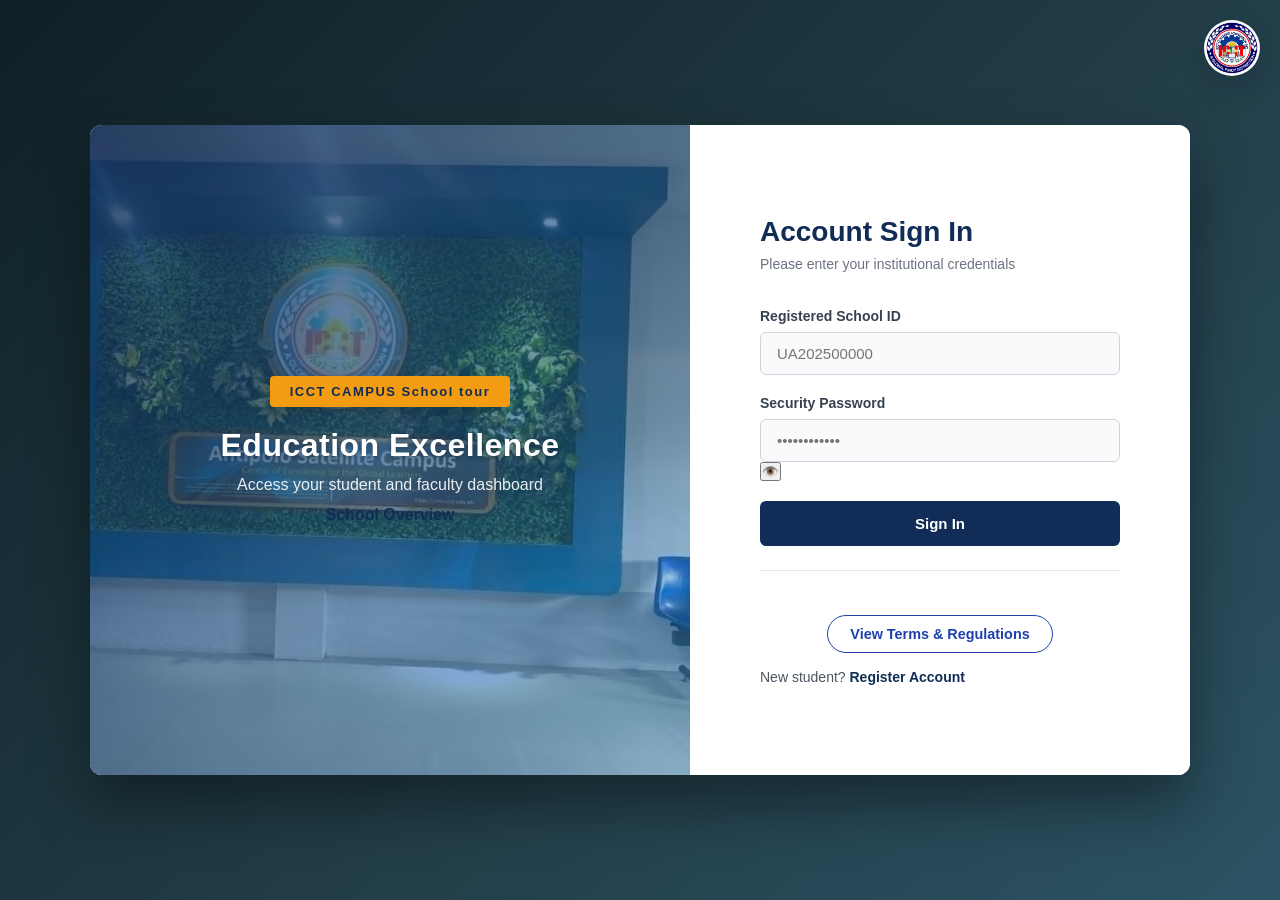
<file: index.html>
<!DOCTYPE html>
<html lang="en">
<head>
  <meta charset="UTF-8">
  <meta name="viewport" content="width=device-width, initial-scale=1.0">
  <title>ICCT School Portal - Login</title>
  <link rel="stylesheet" href="styles.css">
  <style>
    /* ─────────────────────────────────────────────
       TERMS TRIGGER BUTTON
    ───────────────────────────────────────────── */
    .terms-trigger-button {
      display: block;
      width: fit-content;
      margin: 1.5rem auto 0;
      padding: 10px 22px;
      border: 1.5px solid #1e40af;
      background: #ffffff;
      color: #1e40af;
      border-radius: 999px;
      font-size: 0.9rem;
      font-weight: 700;
      cursor: pointer;
      transition: background-color 0.25s ease, box-shadow 0.25s ease, transform 0.2s ease;
      text-align: center;
    }
    .terms-trigger-button:hover,
    .terms-trigger-button:focus {
      background-color: #eff6ff;
      box-shadow: 0 8px 18px rgba(30, 64, 175, 0.14);
      transform: translateY(-1px);
      outline: none;
    }

    .back-button {
      display: inline-flex;
      align-items: center;
      gap: 0.5rem;
      padding: 0.75rem 1.1rem;
      margin: 1rem auto 1.5rem;
      border: none;
      background: transparent;
      color: #1e40af;
      border-radius: 999px;
      font-size: 0.95rem;
      font-weight: 700;
      cursor: pointer;
      transition: background-color 0.25s ease, transform 0.2s ease, box-shadow 0.2s ease;
    }

    .back-button:hover,
    .back-button:focus {
      background: transparent;
      box-shadow: none;
      transform: translateY(-1px);
    }
    .otp-display {
      display: none;
      margin-top: 1.25rem;
      padding: 1rem 1.2rem;
      border-radius: 14px;
      background: rgba(59, 130, 246, 0.08);
      border: 1px solid rgba(59, 130, 246, 0.18);
      color: #1e40af;
      font-size: 0.95rem;
      text-align: center;
      line-height: 1.5;
    }
    /* ─────────────────────────────────────────────
       MODAL OVERLAY  (single unified rule — no duplicate)
    ───────────────────────────────────────────── */
    .modal-backdrop {
      position: fixed;
      inset: 0;
      background: rgba(15, 23, 42, 0.55);
      backdrop-filter: blur(3px);
      -webkit-backdrop-filter: blur(3px);
      z-index: 5000;
      display: flex;
      align-items: center;
      justify-content: center;
      padding: 1.25rem;           /* breathing room on small screens */
      opacity: 0;
      visibility: hidden;
      transition: opacity 0.28s ease, visibility 0s linear 0.28s;
      pointer-events: none;
    }
    /* JS adds/removes .open */
    .modal-backdrop.open {
      opacity: 1;
      visibility: visible;
      pointer-events: all;
      transition: opacity 0.28s ease, visibility 0s linear 0s;
    }
    /* JS adds .closing for exit animation, then removes .open */
    .modal-backdrop.closing .modal-dialog {
      transform: translateY(10px) scale(0.97);
      opacity: 0;
      transition: transform 0.2s ease-in, opacity 0.18s ease-in;
    }

    /* ─────────────────────────────────────────────
       MODAL DIALOG
    ───────────────────────────────────────────── */
    .modal-dialog {
      background: #ffffff;
      border-radius: 16px;
      box-shadow:
        0 24px 60px -8px rgba(15, 23, 42, 0.22),
        0 8px 24px -4px rgba(15, 23, 42, 0.10);
      border: 1px solid #d1d5db;
      width: 100%;
      max-width: 540px;
      max-height: 88vh;
      display: flex;
      flex-direction: column;
      transform: translateY(20px) scale(0.96);
      opacity: 0;
      transition: transform 0.32s cubic-bezier(0.34, 1.56, 0.64, 1), opacity 0.25s ease;
      /* Prevent the dialog itself from overflowing the overlay */
      overflow: hidden;
    }
    .modal-backdrop.open .modal-dialog {
      transform: translateY(0) scale(1);
      opacity: 1;
    }

    /* ─────────────────────────────────────────────
       MODAL HEADER
    ───────────────────────────────────────────── */
    .modal-header {
      display: flex;
      align-items: center;
      justify-content: space-between;
      padding: 1.25rem 1.5rem;
      border-bottom: 1px solid #e5e7eb;
      flex-shrink: 0;
    }
    .modal-header-left {
      display: flex;
      align-items: center;
      gap: 0.75rem;
    }
    .modal-icon {
      width: 38px;
      height: 38px;
      background: rgba(11, 61, 145, 0.08);
      border-radius: 10px;
      display: flex;
      align-items: center;
      justify-content: center;
      font-size: 1.1rem;
      flex-shrink: 0;
    }
    .modal-title {
      font-size: 1rem;
      font-weight: 700;
      color: #1e40af;
      margin: 0;
      line-height: 1.3;
    }
    .modal-subtitle {
      font-size: 0.75rem;
      color: #64748b;
      margin: 2px 0 0;
      font-weight: 500;
      line-height: 1.4;
    }
    .modal-close-btn {
      background: #f8fafc;
      border: 1px solid #e5e7eb;
      width: 32px;
      height: 32px;
      border-radius: 8px;
      cursor: pointer;
      font-size: 1.1rem;
      color: #64748b;
      display: flex;
      align-items: center;
      justify-content: center;
      flex-shrink: 0;
      transition: background-color 0.2s ease, color 0.2s ease;
    }
    .modal-close-btn:hover,
    .modal-close-btn:focus {
      background: #e5e7eb;
      color: #0f172a;
      outline: none;
    }

    /* ─────────────────────────────────────────────
       MODAL BODY  — scrollable zone
    ───────────────────────────────────────────── */
    .modal-body {
      padding: 1.5rem;
      overflow-y: auto;
      flex: 1;
      /* Custom scrollbar — subtle, matching brand */
      scrollbar-width: thin;
      scrollbar-color: #cbd5e1 transparent;
    }
    .modal-body::-webkit-scrollbar        { width: 6px; }
    .modal-body::-webkit-scrollbar-track  { background: transparent; }
    .modal-body::-webkit-scrollbar-thumb  { background: #cbd5e1; border-radius: 3px; }

    

    /* ─────────────────────────────────────────────
       INTRO CALLOUT
    ───────────────────────────────────────────── */
    .modal-intro {
      font-size: 0.875rem;
      color: #475569;
      line-height: 1.65;
      margin: 0 0 1.25rem;
      padding: 0.875rem 1rem;
      background: rgba(11, 61, 145, 0.04);
      border-left: 3px solid #1e40af;
      border-radius: 0 8px 8px 0;
    }

    /* ─────────────────────────────────────────────
       TERMS LIST
       Fix: li uses display:flex so ::before is a
       flex child — this works correctly.
       Using a <span> marker instead of ::before
       to guarantee cross-browser rendering.
    ───────────────────────────────────────────── */
    .terms-modal-list {
      list-style: none;
      padding: 0;
      margin: 0;
      display: flex;
      flex-direction: column;
      gap: 0.75rem;
    }
    .terms-modal-list li {
      display: flex;
      align-items: flex-start;
      gap: 0.65rem;
      font-size: 0.875rem;
      color: #0f172a;
      line-height: 1.6;
    }
    /* The check-circle marker — rendered as a <span> in JS (see populateTerms) */
    .terms-list-marker {
      flex-shrink: 0;
      width: 20px;
      height: 20px;
      background: rgba(11, 61, 145, 0.10);
      color: #1e40af;
      border-radius: 50%;
      display: inline-flex;
      align-items: center;
      justify-content: center;
      font-size: 0.65rem;
      font-weight: 800;
      margin-top: 2px;        /* optical vertical alignment with first text line */
      line-height: 1;
    }
    .terms-list-text {
      flex: 1;
      min-width: 0;           /* prevents text from overflowing flex container */
    }

    /* ─────────────────────────────────────────────
       MODAL FOOTER
    ───────────────────────────────────────────── */
    .modal-footer {
      padding: 1rem 1.5rem;
      border-top: 1px solid #e5e7eb;
      display: flex;
      justify-content: flex-end;
      flex-shrink: 0;
    }
    /* If styles.css already defines .btn-primary-action keep this minimal */
    .modal-footer .btn-primary-action {
      padding: 0.6rem 1.5rem;
      font-size: 0.875rem;
    }

    

    /* ─────────────────────────────────────────────
       RESPONSIVE — tablets & phones
    ───────────────────────────────────────────── */
    @media (max-width: 640px) {
      .modal-backdrop {
        padding: 0.75rem;
        align-items: flex-end;  /* sheet slides up from bottom on mobile */
      }
      .modal-dialog {
        max-width: 100%;
        max-height: 92vh;
        border-radius: 16px 16px 0 0;  /* bottom-sheet style */
      }
      .modal-header,
      .modal-body,
      .modal-footer {
        padding-left: 1rem;
        padding-right: 1rem;
      }
    }
  </style>
</head>
<body class="auth-body">
  <div class="site-logo-corner"><img src="logo.jpg" alt="ICCT logo"></div>
  <div id="toast-container" class="toast-container"></div>
  <main class="auth-grid-container">

    <!-- Left Side: Campus Visual Panel -->
    <section class="auth-visual-panel">
      <div class="visual-overlay-content">
        <span class="badge-pill">ICCT CAMPUS School tour</span>
        <h1 class="portal-title">Education Excellence</h1>
        <p class="portal-subtitle">Access your student and faculty dashboard</p>
        <p style="margin-top:0.6rem;"><a href="mainweb.html/homepage.html#overview" class="btn-text-link">School Overview</a></p>
      </div>
    </section>

    <!-- Right Side: Portal Login Form -->
    <section class="auth-interactive-panel">
      <div class="auth-card-wrapper">
        <header class="auth-card-header">
          <h2>Account Sign In</h2>
          <p>Please enter your institutional credentials</p>
        </header>
        <div class="auth-card-body">
          <form id="form-login" novalidate>
            <div class="form-field-group">
              <label for="login-id">Registered School ID</label>
              <div class="input-context-wrapper">
                <input type="text" id="login-id" placeholder="UA202500000" required>
              </div>
            </div>
            <div class="form-field-group">
              <div class="label-flex-row">
                <label for="login-password">Security Password</label>
              </div>
              <div class="input-context-wrapper">
                <input type="password" id="login-password" placeholder="••••••••••••" required>
                <button type="button" class="password-mask-toggle" aria-label="Toggle password visibility"></button>
              </div>
            </div>
            <div class="text-center">
              <button type="submit" class="btn-primary-action">Sign In</button>
            </div>
            <div id="otp-display" class="otp-display" aria-live="polite"></div>
          </form>

          <footer class="auth-card-footer text-center" style="margin-top: 1.5rem;">
            <button
              type="button"
              class="terms-trigger-button"
              onclick="showTermsModal()"
              aria-haspopup="dialog"
            >
              View Terms &amp; Regulations
            </button>
            <p style="margin-top: 1rem;">
              New student? <a href="register.html" class="btn-text-link">Register Account</a>
            </p>
          </footer>

          
        </div>
      </div>
    </section>
  </main>

  <!-- ── Terms & Regulations Modal ── -->
  <div
    class="modal-backdrop"
    id="termsModalOverlay"
    role="dialog"
    aria-modal="true"
    aria-hidden="true"
    aria-labelledby="termsModalTitle"
    aria-describedby="termsIntro"
  >
    <div class="modal-dialog" role="document">

      <div class="modal-header">
        <div class="modal-header-left">
          <div class="modal-icon" aria-hidden="true">ℹ️</div>
          <div>
            <h2 class="modal-title" id="termsModalTitle">Terms &amp; Regulations</h2>
            <p class="modal-subtitle">Please review the portal terms before signing in.</p>
          </div>
        </div>
        <button
          class="modal-close-btn"
          aria-label="Close Terms &amp; Regulations"
          onclick="hideTermsModal()"
        >×</button>
      </div>

      <div class="modal-body">
        <p class="modal-intro" id="termsIntro">
          By using this portal, you agree to the rules and conditions that protect student privacy,
          intellectual property, and platform security.
        </p>
        <ul class="terms-modal-list" id="termsList">
          <!-- Populated by populateTerms() — falls back to inline content if terms.js is absent -->
          <li>
            <span class="terms-list-marker" aria-hidden="true">✓</span>
            <span class="terms-list-text"><strong>Acceptable Use:</strong> Users must agree to navigate the site lawfully and refrain from harmful activities like spamming, hacking, or scraping data.</span>
          </li>
          <li>
            <span class="terms-list-marker" aria-hidden="true">✓</span>
            <span class="terms-list-text"><strong>Intellectual Property:</strong> All logos, text, and media on the site belong exclusively to the owner and cannot be used without explicit permission.</span>
          </li>
          <li>
            <span class="terms-list-marker" aria-hidden="true">✓</span>
            <span class="terms-list-text"><strong>User-Generated Content:</strong> Users retain ownership of content they post but grant the website a license to host it while accepting full liability for its substance.</span>
          </li>
          <li>
            <span class="terms-list-marker" aria-hidden="true">✓</span>
            <span class="terms-list-text"><strong>Limitation of Liability:</strong> The website is provided on an 'as-is' basis; the owner is not legally responsible for inaccuracies, damages, or downtime.</span>
          </li>
          <li>
            <span class="terms-list-marker" aria-hidden="true">✓</span>
            <span class="terms-list-text"><strong>Privacy Compliance:</strong> The site clearly outlines how personal data is collected and processed in compliance with GDPR and CCPA.</span>
          </li>
          <li>
            <span class="terms-list-marker" aria-hidden="true">✓</span>
            <span class="terms-list-text"><strong>Account Termination:</strong> The platform reserves the right to suspend or ban any user account that violates the established terms of service.</span>
          </li>
          <li>
            <span class="terms-list-marker" aria-hidden="true">✓</span>
            <span class="terms-list-text"><strong>Governing Law:</strong> Legal disputes arising from use of the website will be settled under the jurisdiction of the designated region or state.</span>
          </li>
        </ul>
      </div>

      <div class="modal-footer">
        <button class="btn-primary-action" onclick="hideTermsModal()">Close</button>
      </div>
    </div>
  </div>

  <script src="db.js"></script>
  <script src="terms.js"></script>
  <script>
    const termsModalOverlay = document.getElementById('termsModalOverlay');
    let closeTimer = null;

    function showTermsModal() {
      if (closeTimer) clearTimeout(closeTimer);
      termsModalOverlay.classList.remove('closing');
      termsModalOverlay.classList.add('open');
      termsModalOverlay.setAttribute('aria-hidden', 'false');
      document.body.style.overflow = 'hidden';
      document.addEventListener('keydown', handleModalKeydown);

      // Populate from terms.js if available, otherwise static HTML fallback is shown
      if (typeof termsContent !== 'undefined') {
        populateTerms();
      }
    }

    function hideTermsModal() {
      /* Play closing animation, then actually hide */
      termsModalOverlay.classList.add('closing');
      closeTimer = setTimeout(function () {
        termsModalOverlay.classList.remove('open', 'closing');
        termsModalOverlay.setAttribute('aria-hidden', 'true');
        document.body.style.overflow = '';
        document.removeEventListener('keydown', handleModalKeydown);
      }, 220);  /* matches closing transition duration */
    }
    
    function populateTerms() {
      const introEl = document.getElementById('termsIntro');
      const listEl  = document.getElementById('termsList');

      if (introEl && termsContent.intro) {
        introEl.textContent = termsContent.intro;
      }

      if (listEl && Array.isArray(termsContent.items)) {
        listEl.innerHTML = termsContent.items.map(function (item) {
          return '<li>'
            + '<span class="terms-list-marker" aria-hidden="true">✓</span>'
            + '<span class="terms-list-text"><strong>' + item.title + ':</strong> ' + item.description + '</span>'
            + '</li>';
        }).join('');
      }
    }

    function handleModalKeydown(e) {
      if (e.key === 'Escape') hideTermsModal();
    }

    /* Click-outside-to-close */
    termsModalOverlay.addEventListener('click', function (e) {
      if (e.target === termsModalOverlay) hideTermsModal();
    });
  </script>

  <script src="design.js"></script>
</body>
</html>
</file>
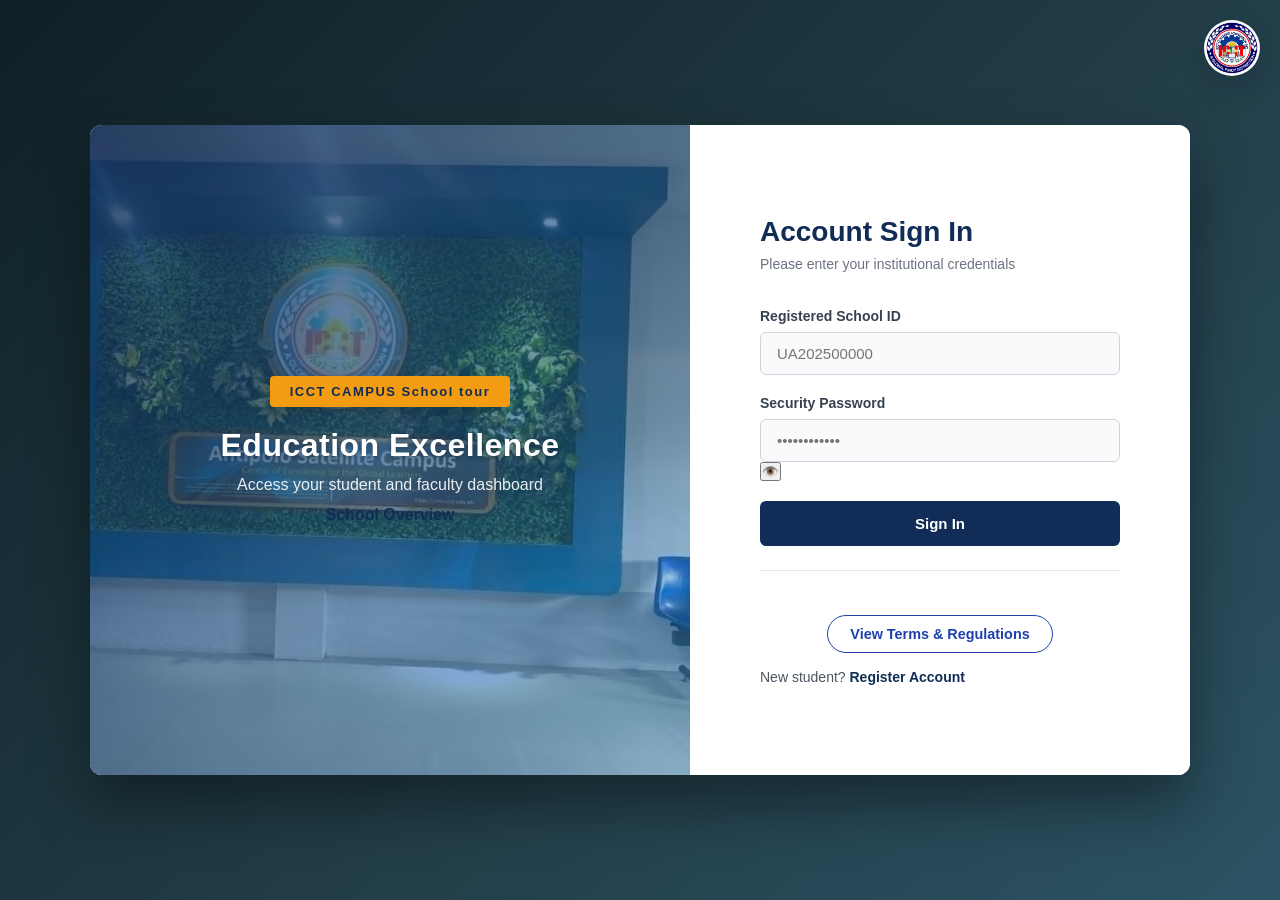
<file: dashboard(1).html>
<!DOCTYPE html>
<html lang="en">
<head>
  <meta charset="UTF-8">
  <meta name="viewport" content="width=device-width, initial-scale=1.0">
  <title>ICCT Portal Dashboard</title>
  <link rel="stylesheet" href="styles.css">
  <style>
    body { background: #f3f6fb; color: #0f172a; font-family: 'Segoe UI', sans-serif; margin: 0; padding: 0; }
    .dashboard-shell { max-width: 1100px; margin: 0 auto; padding: 2rem 1.5rem; }
    .dashboard-header { display: flex; justify-content: space-between; align-items: center; flex-wrap: wrap; gap: 1rem; background: url('../school.jpg') center / cover no-repeat; background-attachment: fixed; border-radius: 16px; padding: 3rem 2rem; margin-top: 1.5rem; box-shadow: 0 8px 24px rgba(15, 23, 42, 0.15); position: relative; }
    .dashboard-header::before { content: ''; position: absolute; top: 0; left: 0; right: 0; bottom: 0; background: linear-gradient(135deg, rgba(10, 54, 157, 0.4), rgba(30, 64, 175, 0.3)); border-radius: 16px; pointer-events: none; }
    .dashboard-header > div { position: relative; z-index: 1; }
    .dashboard-header h1 { margin: 0; color: #ffffff; font-size: 2.2rem; text-shadow: 0 2px 8px rgba(0, 0, 0, 0.3); }
    .dashboard-card { background: #ffffff; border-radius: 16px; box-shadow: 0 20px 40px rgba(15, 23, 42, 0.08); padding: 2rem; margin-top: 1.5rem; }
    .dashboard-actions { display: flex; gap: 1rem; flex-wrap: wrap; margin-top: 1rem; position: relative; z-index: 1; }
    .dashboard-actions a { padding: 0.85rem 1.3rem; border-radius: 10px; background: #0a369d; color: #fff; text-decoration: none; font-weight: 600; }
    .dashboard-actions a.secondary { background: #1e40af; }
    .back-button { display: inline-flex; align-items: center; gap: 0.5rem; padding: 0.75rem 1.1rem; margin-bottom: 1.5rem; border: none; background: transparent; color: #1e40af; border-radius: 999px; font-size: 0.95rem; font-weight: 700; cursor: pointer; transition: background-color 0.25s ease, transform 0.2s ease, box-shadow 0.2s ease; }
    .back-button:hover, .back-button:focus { background: transparent; box-shadow: none; transform: translateY(-1px); }
    .dashboard-list { display: grid; grid-template-columns: repeat(auto-fit,minmax(260px,1fr)); gap: 1rem; margin-top: 1.5rem; }
    .dashboard-item { background: #f8fafc; border: 1px solid #dbeafe; border-radius: 14px; padding: 1.5rem; }
    .dashboard-item h3 { margin-top: 0; color: #102c57; }

    /* Responsive adjustments for dashboard header background */
    @media (max-width: 768px) {
      .dashboard-header {
        background-attachment: scroll;
        flex-direction: column;
        padding: 2rem 1.5rem;
      }
    }
  </style>
</head>
<body class="dashboard-body">
  <div class="site-logo-corner"><img src="logo.jpg" alt="ICCT logo"></div>
  <div class="dashboard-shell">
    <div class="dashboard-header">
      <div>
        <h1 id="welcomeTitle">Welcome to ICCT</h1>
        <p id="welcomeMessage" style="color: #ffffff; margin-top: 0.5rem; text-shadow: 0 1px 4px rgba(0, 0, 0, 0.2);">Your portal dashboard is ready. Access campus services, schedule information, and account settings.</p>
      </div>
      <div class="dashboard-actions">
        <a href="mainweb.html/homepage.html">Campus Services</a>
      </div>
    </div>

  </div>
  <script src="db.js"></script>
  <script src="terms.js"></script>
  <script>
    const session = DB.requireAuth();
    if (session) {
      const welcomeTitle = document.getElementById('welcomeTitle');
      const welcomeMessage = document.getElementById('welcomeMessage');
      if (welcomeTitle) welcomeTitle.textContent = `Welcome, ${session.name}`;
      if (welcomeMessage) welcomeMessage.textContent =
        'Your portal dashboard is ready. Access your student portal content.';
    }

    function goBack() {
      if (window.history.length > 1) {
        window.history.back();
      } else {
        window.location.href = 'index.html';
      }
    }
  </script>
</body>
</html>
</file>
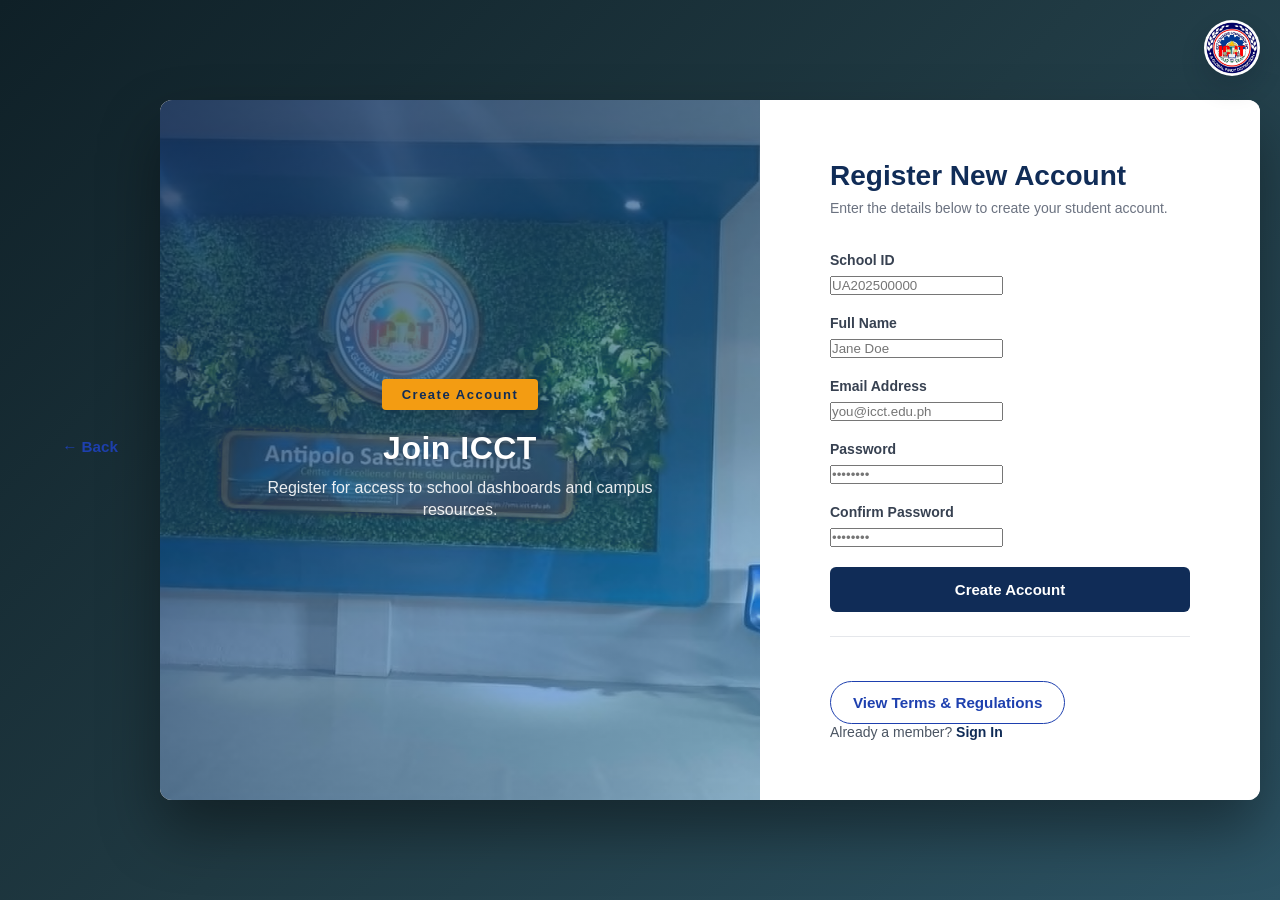
<file: register.html>
<!DOCTYPE html>
<html lang="en">
<head>
  <meta charset="UTF-8">
  <meta name="viewport" content="width=device-width, initial-scale=1.0">
  <title>ICCT School Portal - Register</title>
  <link rel="stylesheet" href="styles.css">
  <style>
    .terms-trigger-button {
      margin: 1.5rem auto 0;
      display: inline-flex;
      justify-content: center;
      align-items: center;
      padding: 12px 22px;
      border: 1px solid #1e40af;
      background: #ffffff;
      color: #1e40af;
      border-radius: 999px;
      font-size: 0.95rem;
      font-weight: 700;
      cursor: pointer;
      transition: background-color 0.25s ease, box-shadow 0.25s ease, transform 0.25s ease;
    }

    .terms-trigger-button:hover,
    .terms-trigger-button:focus {
      background-color: #eff6ff;
      box-shadow: 0 10px 20px rgba(30, 64, 175, 0.12);
      transform: translateY(-1px);
    }

    .back-button {
      display: inline-flex;
      align-items: center;
      gap: 0.5rem;
      padding: 0.75rem 1.1rem;
      margin: 1rem auto 1.5rem;
      border: none;
      background: transparent;
      color: #1e40af;
      border-radius: 999px;
      font-size: 0.95rem;
      font-weight: 700;
      cursor: pointer;
      transition: background-color 0.25s ease, transform 0.2s ease, box-shadow 0.2s ease;
    }

    .back-button:hover,
    .back-button:focus {
      background: transparent;
      box-shadow: none;
      transform: translateY(-1px);
    }
  </style>
</head>
<body class="auth-body">
  <div class="site-logo-corner"><img src="logo.jpg" alt="ICCT logo"></div>
  <div id="toast-container" class="toast-container"></div>
  <button class="back-button" type="button" onclick="goBack()">← Back</button>
  <main class="auth-grid-container">
    <section class="auth-visual-panel">
      <div class="visual-overlay-content">
        <span class="badge-pill">Create Account</span>
        <h1 class="portal-title">Join ICCT</h1>
        <p class="portal-subtitle">Register for access to school dashboards and campus resources.</p>
      </div>
    </section>
    <section class="auth-interactive-panel">
      <div class="auth-card-wrapper">
        <header class="auth-card-header">
          <h2>Register New Account</h2>
          <p>Enter the details below to create your student account.</p>
        </header>
        <div class="auth-card-body">
          <form id="form-register" novalidate>
            <div class="form-field-group">
              <label for="reg-id">School ID</label>
              <input type="text" id="reg-id" placeholder="UA202500000" required>
            </div>
            <div class="form-field-group">
              <label for="reg-name">Full Name</label>
              <input type="text" id="reg-name" placeholder="Jane Doe" required>
            </div>
            <div class="form-field-group">
              <label for="reg-email">Email Address</label>
              <input type="email" id="reg-email" placeholder="you@icct.edu.ph" required>
            </div>
            <div class="form-field-group">
              <label for="reg-password">Password</label>
              <input type="password" id="reg-password" placeholder="••••••••" required>
            </div>
            <div class="form-field-group">
              <label for="reg-confirm">Confirm Password</label>
              <input type="password" id="reg-confirm" placeholder="••••••••" required>
            </div>
            <div class="text-center">
              <button type="submit" class="btn-primary-action">Create Account</button>
            </div>
          </form>
          <footer class="auth-card-footer text-center" style="margin-top: 1.5rem;">
            <button type="button" class="terms-trigger-button" onclick="toggleTermsDisplay()">View Terms & Regulations</button>
            <p>Already a member? <a href="index.html" class="btn-text-link">Sign In</a></p>
          </footer>
          <div id="termsContent" style="display:none; margin-top: 2rem; padding: 1.5rem; background: rgba(11,61,145,0.04); border-left: 3px solid #1e40af; border-radius: 0 8px 8px 0;">
            <div style="font-size: 0.875rem; color: #475569; line-height: 1.6; margin-bottom: 1.25rem;" id="termsIntro"></div>
            <ul id="termsList" style="list-style: none; padding: 0; margin: 0; display: flex; flex-direction: column; gap: 0.65rem;"></ul>
          </div>
        </div>
      </div>
    </section>
  </main>

  <script src="db.js"></script>
  <script src="terms.js"></script>
  <script>
    function toggleTermsDisplay() {
      const termsDiv = document.getElementById('termsContent');
      const introElement = document.getElementById('termsIntro');
      const listElement = document.getElementById('termsList');
      
      if (termsDiv.style.display === 'none') {
        introElement.textContent = termsContent.intro;
        
        listElement.innerHTML = termsContent.items.map(item => 
          `<li style="display: flex; align-items: flex-start; gap: 0.75rem; font-size: 0.875rem; color: #0f172a; line-height: 1.55;"><span style="flex-shrink: 0; width: 20px; height: 20px; background: rgba(11,61,145,0.1); color: #1e40af; border-radius: 50%; display: flex; align-items: center; justify-content: center; font-size: 0.7rem; font-weight: 800; margin-top: 1px;">✓</span><div><strong>${item.title}:</strong> ${item.description}</div></li>`
        ).join('');
        
        termsDiv.style.display = 'block';
      } else {
        termsDiv.style.display = 'none';
      }
    }

    document.getElementById('form-register').addEventListener('submit', async function(e) {
      e.preventDefault();
      const schoolId = document.getElementById('reg-id').value.trim();
      const fullName = document.getElementById('reg-name').value.trim();
      const email = document.getElementById('reg-email').value.trim();
      const password = document.getElementById('reg-password').value;
      const confirm = document.getElementById('reg-confirm').value;

      if (!schoolId || !fullName || !email || !password || !confirm) {
        showToast('Please complete all fields.', 'error');
        return;
      }
      if (password !== confirm) {
        showToast('Passwords do not match.', 'error');
        return;
      }

      const result = await DB.registerUser({
        name: fullName,
        schoolId,
        password,
      });

      if (!result.ok) {
        showToast(result.msg || 'Registration failed.', 'error');
        return;
      }

      showToast('Registration successful. Redirecting to login...', 'success');
      setTimeout(() => window.location.href = 'index.html', 1200);
    });

    function showToast(message, type = 'info') {
      const toastContainer = document.getElementById('toast-container');
      const toast = document.createElement('div');
      toast.className = `toast toast-${type}`;
      toast.textContent = message;
      Object.assign(toast.style, {
        padding: '12px 20px',
        marginBottom: '10px',
        borderRadius: '8px',
        fontSize: '14px',
        animation: 'slideIn 0.3s ease',
        background: type === 'success' ? '#4caf50' : type === 'error' ? '#f44336' : '#2196f3',
        color: 'white'
      });
      toastContainer.appendChild(toast);
      setTimeout(() => {
        toast.style.animation = 'slideOut 0.3s ease';
        setTimeout(() => toast.remove(), 300);
      }, 3000);
    }

    const style = document.createElement('style');
    style.textContent = `
      @keyframes slideIn { from { transform: translateX(400px); opacity: 0; } to { transform: translateX(0); opacity: 1; } }
      @keyframes slideOut { from { transform: translateX(0); opacity: 1; } to { transform: translateX(400px); opacity: 0; } }
    `;
    document.head.appendChild(style);

    function goBack() {
      if (window.history.length > 1) {
        window.history.back();
      } else {
        window.location.href = 'index.html';
      }
    }
  </script>
</body>
</html>
</file>
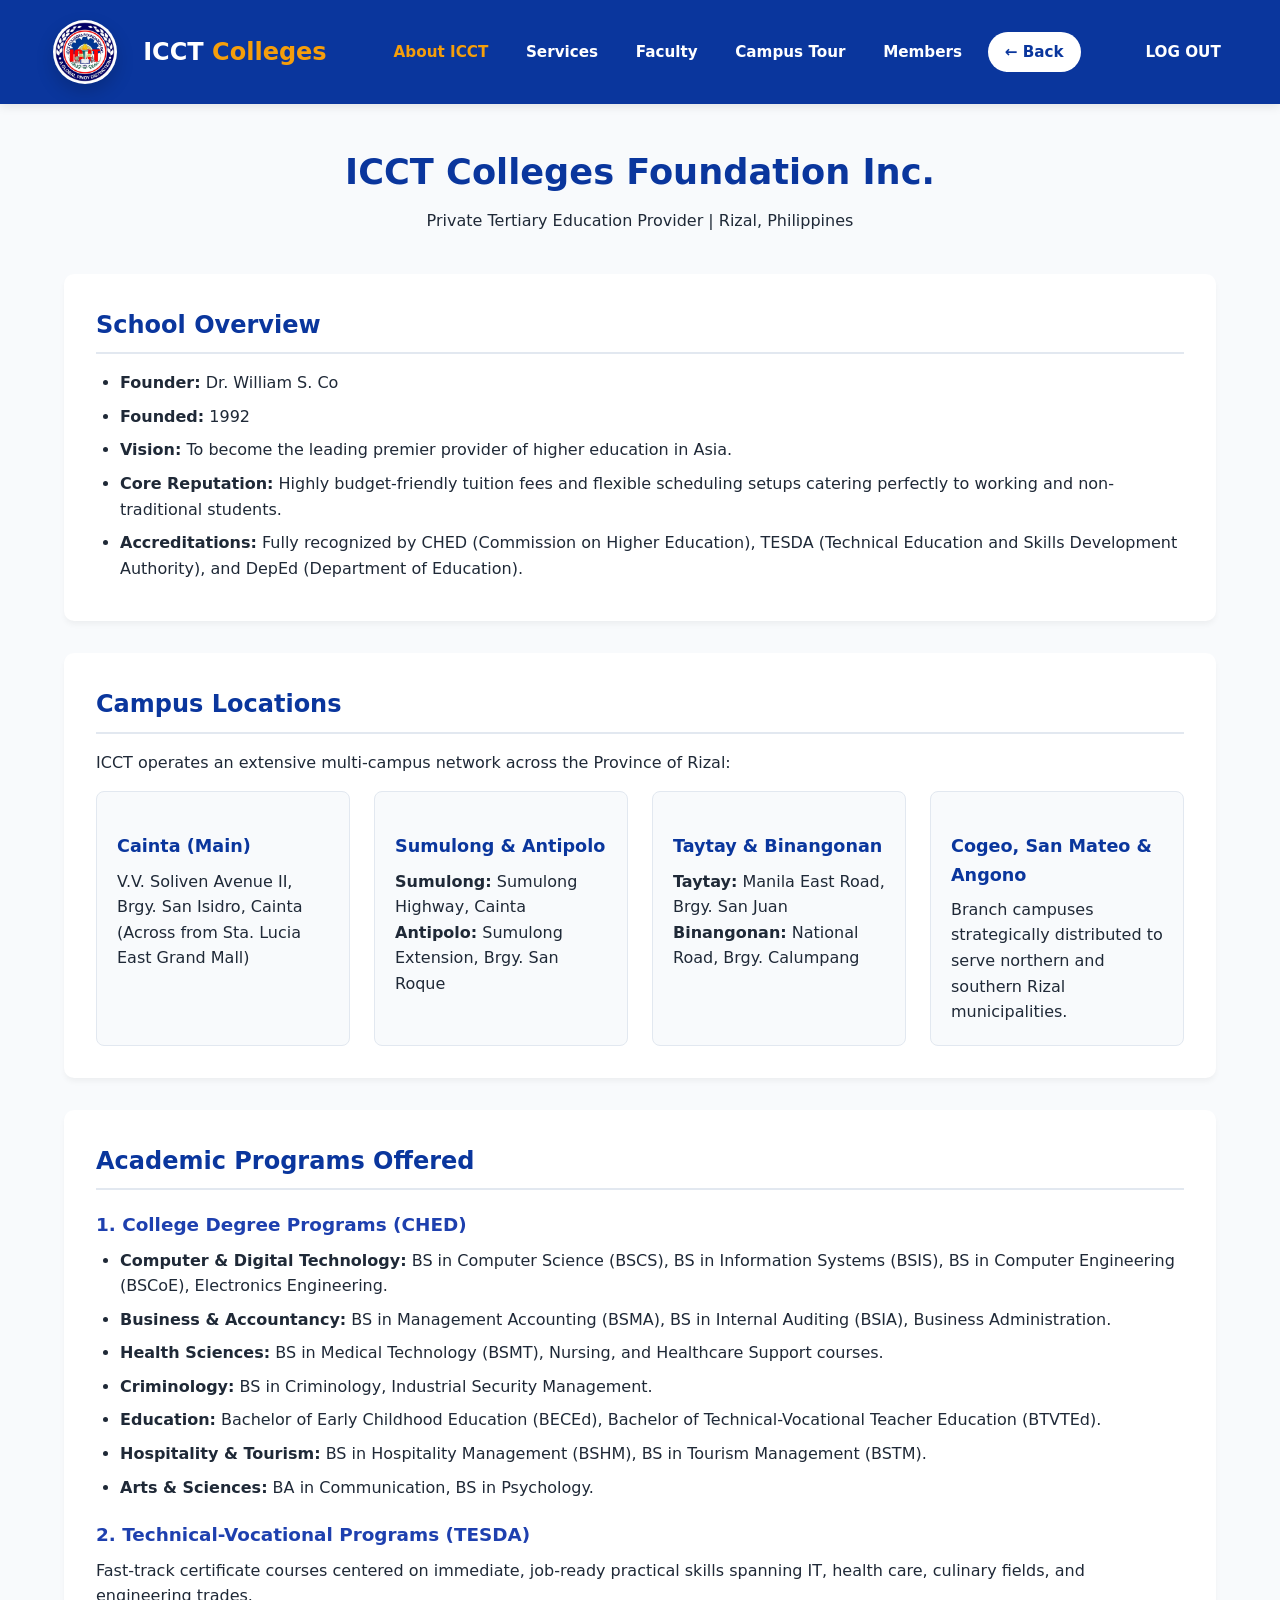
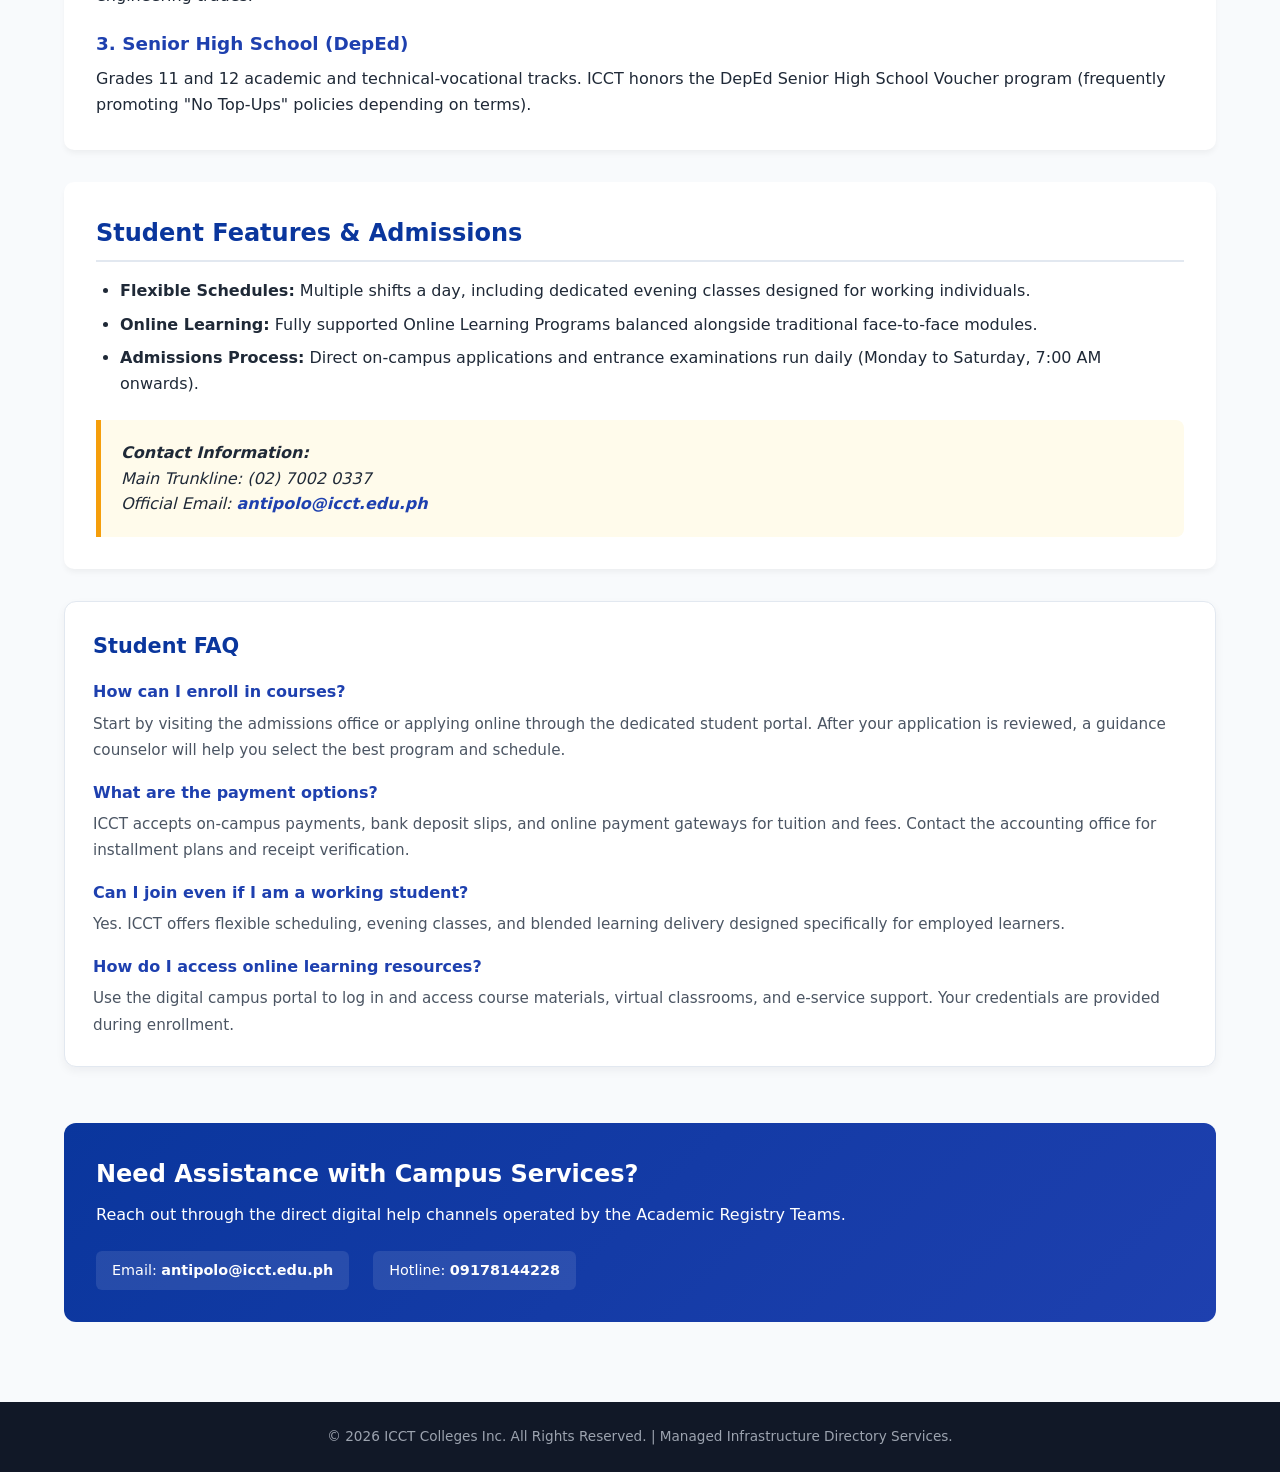
<file: mainweb.html/homepage.html>
<!DOCTYPE html>
<html lang="en">
<head>
    <meta charset="UTF-8">
    <meta name="viewport" content="width=device-width, initial-scale=1.0">
    <title>ICCT Colleges Foundation Inc. - Campus Services & Information</title>
    <style>
        /* --- Color Schemes & System Root Variables --- */
        :root {
            --primary: #0A369D;
            --secondary: #1E40AF;
            --accent: #F59E0B;
            --dark-gray: #1F2937;
            --light-bg: #F8FAFC;
            --white: #FFFFFF;
            --border-color: #E2E8F0;
            --text-muted: #4B5563;
        }

        * {
            margin: 0;
            padding: 0;
            box-sizing: border-box;
            font-family: 'Segoe UI', system-ui, sans-serif;
        }

        body {
            background-color: var(--light-bg);
            color: var(--dark-gray);
            line-height: 1.6;
        }

        /* --- Header Navigation --- */
        header {
            background-color: var(--primary);
            color: var(--white);
            padding: 1.25rem 2rem;
            position: sticky;
            top: 0;
            z-index: 100;
            box-shadow: 0 2px 10px rgba(0,0,0,0.1);
        }

        .header-container {
            max-width: 1200px;
            margin: 0 auto;
            display: flex;
            justify-content: space-between;
            align-items: center;
        }

        .logo {
            display: flex;
            align-items: center;
            gap: 0.85rem;
        }

        .logo h2 span {
            color: var(--accent);
        }

        .logo img {
            width: 64px;
            height: auto;
            border-radius: 50%;
            border: 2px solid rgba(255,255,255,0.8);
            box-shadow: 0 8px 18px rgba(0,0,0,0.18);
            background: #ffffff;
            flex-shrink: 0;
        }

        /* --- Navigation Links Layout --- */
        .nav-links {
            display: flex;
            align-items: center;
            flex-wrap: wrap;
            gap: 0.85rem;
        }

        .nav-links a {
            color: var(--white);
            text-decoration: none;
            margin-left: 1.5rem;
            font-size: 0.95rem;
            font-weight: 600;
            transition: color 0.3s;
            cursor: pointer;
        }

        .nav-links a:hover, .nav-links a.active-link {
            color: var(--accent);
        }

        /* --- Logout Button Styling --- */
        .btn-logout-trigger {
            background: transparent;
            color: var(--white);
            border: none;
            padding: 0.6rem 1.2rem;
            margin-left: 1.5rem;
            border-radius: 6px;
            font-size: 0.95rem;
            font-weight: 600;
            cursor: pointer;
            display: flex;
            align-items: center;
            gap: 0.5rem;
            transition: all 0.3s ease;
            box-shadow: none;
        }

        .btn-logout-trigger:hover {
            background: transparent;
            transform: translateY(-2px);
            box-shadow: none;
        }

        .btn-logout-trigger i {
            font-size: 1rem;
        }

        .btn-back {
            background: #ffffff;
            color: var(--primary);
            border: 1px solid rgba(255,255,255,0.6);
            padding: 0.65rem 1rem;
            border-radius: 999px;
            cursor: pointer;
            font-size: 0.95rem;
            font-weight: 700;
            transition: all 0.25s ease;
            margin-left: 0.75rem;
        }

        .btn-back:hover {
            background: rgba(255,255,255,0.94);
            transform: translateY(-1px);
        }

        .header-logo {
            width: 90px;
            height: auto;
            margin: 0 0.8rem;
            border-radius: 50%;
            border: 2px solid rgba(255,255,255,0.8);
            box-shadow: 0 8px 18px rgba(0,0,0,0.18);
            background: #ffffff;
            flex-shrink: 0;
        }

        /* --- Main Layout Grid --- */
        .wrapper {
            max-width: 1200px;
            margin: 2.5rem auto;
            padding: 0 1.5rem;
        }

        .intro-section {
            margin-bottom: 2.5rem;
            text-align: center;
        }

        .intro-section h1 {
            color: var(--primary);
            font-size: 2.2rem;
            margin-bottom: 0.5rem;
        }

        .dashboard-actions {
            display: flex;
            gap: 1rem;
            flex-wrap: wrap;
            justify-content: center;
            margin: 1.5rem 0 2rem 0;
        }

        .dashboard-actions a {
            padding: 0.85rem 1.3rem;
            border-radius: 10px;
            background: var(--primary);
            color: var(--white);
            text-decoration: none;
            font-weight: 600;
            transition: transform 0.2s ease, box-shadow 0.2s ease;
        }

        .dashboard-actions a:hover {
            transform: translateY(-1px);
            box-shadow: 0 10px 20px rgba(10, 54, 157, 0.15);
        }

        .dashboard-actions a.secondary {
            background: var(--secondary);
        }

        /* --- Dynamic Content Section Display Handling --- */
        .page-view {
            display: none;
        }

        .page-view.active-view {
            display: block;
        }

        .tour-header {
            margin-bottom: 2.5rem;
            text-align: center;
        }

        .tour-header h1 {
            color: var(--primary);
            font-size: 2.5rem;
            font-weight: 800;
            margin-bottom: 0.5rem;
        }

        .floor-block {
            background: var(--white);
            padding: 2.25rem;
            margin-bottom: 3rem;
            border-radius: 12px;
            box-shadow: 0 4px 6px -1px rgba(0, 0, 0, 0.05);
            border: 1px solid rgba(226, 232, 240, 0.8);
        }

        .floor-title {
            color: var(--primary);
            font-size: 1.5rem;
            font-weight: 700;
            border-left: 5px solid var(--accent);
            padding-left: 0.75rem;
            margin-bottom: 1.5rem;
            display: flex;
            align-items: center;
            justify-content: space-between;
        }

        .floor-title span {
            font-size: 0.9rem;
            color: var(--text-muted);
            font-weight: 400;
        }

        .tour-grid {
            display: grid;
            grid-template-columns: repeat(auto-fit, minmax(250px, 1fr));
            gap: 1.5rem;
        }

        @media (min-width: 1024px) {
            .tour-grid {
                grid-template-columns: repeat(4, 1fr);
            }
        }


        .tour-image-card {
            background: var(--white);
            border: 1px solid var(--border-color);
            border-radius: 10px;
            overflow: hidden;
            box-shadow: 0 2px 4px rgba(0,0,0,0.02);
            transition: all 0.3s ease;
            display: flex;
            flex-direction: column;
        }

        .tour-image-card:hover {
            transform: translateY(-6px);
            box-shadow: 0 12px 20px rgba(15, 23, 42, 0.08);
            border-color: rgba(10, 54, 157, 0.2);
        }

        .image-container {
            width: 100%;
            height: 160px;
            background-color: #CBD5E1;
            position: relative;
            overflow: hidden;
        }

        .image-container img {
            width: 100%;
            height: 100%;
            object-fit: cover;
            transition: all 0.3s ease;
            cursor: zoom-in;
        }

        .tour-image-card:hover .image-container img {
            transform: scale(1.08);
        }

        .map-thumbnail-button {
            display: block;
            width: 100%;
            border: none;
            background: none;
            padding: 0;
            text-align: left;
            cursor: pointer;
        }

        .map-thumbnail-button img {
            width: 100%;
            height: 100%;
            object-fit: cover;
            transition: transform 0.3s ease;
            border-radius: 0;
        }

        .map-thumbnail-button:hover img,
        .map-thumbnail-button:focus-visible img {
            transform: scale(1.02);
        }

        .map-modal {
            position: fixed;
            inset: 0;
            display: flex;
            align-items: center;
            justify-content: center;
            padding: 1.25rem;
            background: rgba(0, 0, 0, 0.72);
            z-index: 10000;
            overflow-y: auto;
            backdrop-filter: blur(4px);
            opacity: 0;
            visibility: hidden;
            pointer-events: none;
            transition: opacity 0.25s ease, visibility 0.25s ease;
        }

        .map-modal.open {
            opacity: 1;
            visibility: visible;
            pointer-events: auto;
        }

        .map-modal-content {
            position: relative;
            width: min(960px, 100%);
            max-height: min(90vh, 100%);
            padding: 0.5rem;
            border-radius: 16px;
            background: rgba(255, 255, 255, 0.08);
            box-shadow: 0 24px 50px rgba(0, 0, 0, 0.35);
            transform: translateY(15px) scale(0.95);
            opacity: 0;
            transition: transform 0.3s ease, opacity 0.3s ease;
            display: flex;
            align-items: center;
            justify-content: center;
        }

        .map-modal.open .map-modal-content {
            transform: translateY(0) scale(1);
            opacity: 1;
        }

        .map-modal-image {
            width: 100%;
            height: auto;
            max-height: 85vh;
            border-radius: 14px;
            object-fit: contain;
            display: block;
        }

        .map-modal-close {
            position: absolute;
            top: 0.75rem;
            right: 0.75rem;
            width: 2.5rem;
            height: 2.5rem;
            border: none;
            border-radius: 50%;
            background: rgba(255, 255, 255, 0.85);
            color: #111;
            font-size: 1.5rem;
            line-height: 1;
            cursor: pointer;
            display: flex;
            align-items: center;
            justify-content: center;
            transition: transform 0.2s ease, background 0.2s ease;
        }

        .map-modal-close:hover,
        .map-modal-close:focus-visible {
            transform: scale(1.05);
            background: rgba(255, 255, 255, 1);
            outline: none;
        }

        @media (max-width: 640px) {
            .map-modal {
                padding: 0.8rem;
            }

            .map-modal-content {
                width: 100%;
                max-height: calc(100vh - 2rem);
                border-radius: 14px;
            }

            .map-modal-close {
                top: 0.5rem;
                right: 0.5rem;
            }
        }

        .image-caption {
            padding: 1rem;
            flex-grow: 1;
            display: flex;
            flex-direction: column;
            justify-content: space-between;
        }

        .image-caption h4 {
            color: var(--dark-gray);
            font-size: 1rem;
            font-weight: 600;
            margin-bottom: 0.35rem;
        }

        .image-caption p {
            color: var(--text-muted);
            font-size: 0.85rem;
            line-height: 1.4;
        }

        /* --- Base Overview Block Structures --- */
        .overview-section {
            background: var(--white);
            padding: 2rem;
            margin-bottom: 2rem;
            border-radius: 10px;
            box-shadow: 0 4px 6px -1px rgba(0, 0, 0, 0.05);
        }

        .overview-section h2 {
            color: var(--primary);
            border-bottom: 2px solid var(--border-color);
            padding-bottom: 0.5rem;
            margin-bottom: 1rem;
            margin-top: 0;
        }

        .overview-section h3 {
            color: var(--secondary);
            margin: 1.25rem 0 0.5rem 0;
            font-size: 1.15rem;
        }

        .location-grid {
            display: grid;
            grid-template-columns: repeat(auto-fit, minmax(240px, 1fr));
            gap: 1.5rem;
            margin-top: 1rem;
        }

        .location-card {
            background: var(--light-bg);
            border: 1px solid var(--border-color);
            border-radius: 8px;
            padding: 1.25rem;
        }

        .location-card h3 {
            color: var(--primary);
            margin-bottom: 0.5rem;
            font-size: 1.1rem;
        }

        .faq-section {
            background: var(--white);
            border: 1px solid var(--border-color);
            border-radius: 12px;
            padding: 1.75rem;
            margin-top: 1.75rem;
            box-shadow: 0 4px 10px rgba(15, 23, 42, 0.05);
        }

        .faq-section h3 {
            color: var(--primary);
            margin-bottom: 1rem;
            font-size: 1.3rem;
        }

        .faq-item {
            margin-bottom: 1rem;
        }

        .faq-item:last-child {
            margin-bottom: 0;
        }

        .faq-question {
            font-weight: 700;
            color: var(--secondary);
            margin-bottom: 0.35rem;
        }

        .faq-answer {
            color: var(--text-muted);
            font-size: 0.95rem;
            line-height: 1.75;
        }

        ul {
            padding-left: 1.5rem;
        }

        li {
            margin-bottom: 0.5rem;
        }

        blockquote {
            background: #FFFBEB;
            border-left: 5px solid var(--accent);
            margin: 1.5rem 0 0 0;
            padding: 1.25rem;
            font-style: italic;
            border-radius: 0 8px 8px 0;
        }

        blockquote a {
            color: var(--secondary);
            text-decoration: none;
            font-weight: 600;
        }

        /* --- Floor Cards (Inside Faculty Directory View) --- */
        .floor-card {
            background-color: var(--light-bg);
            border-radius: 8px;
            border: 1px solid var(--border-color);
            border-left: 5px solid var(--primary);
            margin-bottom: 1.5rem;
            overflow: hidden;
        }

        .floor-header {
            background-color: #EFF6FF;
            padding: 0.85rem 1.25rem;
            font-weight: 700;
            color: var(--primary);
            border-bottom: 1px solid var(--border-color);
            font-size: 1.1rem;
        }

        .rooms-grid {
            padding: 1.25rem;
            display: grid;
            grid-template-columns: repeat(auto-fit, minmax(260px, 1fr));
            gap: 0.75rem;
        }

        .room-item {
            background-color: var(--white);
            border: 1px solid var(--border-color);
            padding: 0.65rem 1rem;
            border-radius: 6px;
            font-size: 0.9rem;
            font-weight: 500;
            transition: all 0.2s ease;
        }

        .room-item:hover {
            border-color: var(--accent);
            color: var(--secondary);
            box-shadow: 0 2px 4px rgba(0,0,0,0.04);
        }

        .room-item.lab-simulation {
            border-left: 3px solid #10B981;
        }

        .room-item.amenity {
            border-left: 3px solid var(--accent);
        }

        /* --- Service Directory Tabs --- */
        .tabs {
            display: flex;
            justify-content: center;
            gap: 1rem;
            margin: 1rem 0 2rem 0;
            flex-wrap: wrap;
        }

        .tab-btn {
            background-color: var(--white);
            border: 2px solid var(--border-color);
            padding: 0.75rem 1.5rem;
            border-radius: 30px;
            cursor: pointer;
            font-weight: 600;
            color: var(--dark-gray);
            transition: all 0.3s ease;
        }

        .tab-btn.active, .tab-btn:hover {
            background-color: var(--primary);
            color: var(--white);
            border-color: var(--primary);
        }

        /* --- Service Content Panels --- */
        .services-panel {
            display: none;
            grid-template-columns: repeat(auto-fit, minmax(320px, 1fr));
            gap: 1.5rem;
        }

        .services-panel.active-panel {
            display: grid;
        }

        .service-card {
            background-color: var(--white);
            border-radius: 10px;
            padding: 1.75rem;
            box-shadow: 0 4px 6px -1px rgba(0, 0, 0, 0.05);
            border-top: 4px solid var(--accent);
            display: flex;
            flex-direction: column;
            justify-content: space-between;
        }

        .service-card h3 {
            color: var(--primary);
            font-size: 1.25rem;
            margin-bottom: 0.75rem;
        }

        .service-card p {
            font-size: 0.95rem;
            color: #4B5563;
            margin-bottom: 1.2rem;
        }

        .tags-container {
            display: flex;
            flex-wrap: wrap;
            gap: 0.5rem;
        }

        .tag {
            background-color: #EFF6FF;
            color: var(--secondary);
            font-size: 0.75rem;
            font-weight: 600;
            padding: 0.25rem 0.6rem;
            border-radius: 4px;
        }

        /* --- Members Layout Styles --- */
        .members-section-title {
            text-align: center;
            color: var(--primary);
            font-size: 2.2rem;
            margin-bottom: 2rem;
            position: relative;
            font-weight: 700;
        }
        
        .members-section-title::after {
            content: '';
            display: block;
            width: 80px;
            height: 4px;
            background-color: var(--accent);
            margin: 0.6rem auto 0 auto;
            border-radius: 2px;
        }

        .members-grid {
            display: grid;
            grid-template-columns: repeat(auto-fill, minmax(220px, 1fr));
            gap: 2rem;
            justify-content: center;
            margin-top: 1rem;
        }

        .member-card {
            background: var(--white);
            border-radius: 12px;
            border: 1px solid var(--border-color);
            box-shadow: 0 4px 6px -1px rgba(0, 0, 0, 0.05), 0 2px 4px -1px rgba(0, 0, 0, 0.03);
            display: flex;
            flex-direction: column;
            align-items: center;
            justify-content: center;
            padding: 2rem 1.25rem;
            text-align: center;
            transition: transform 0.3s cubic-bezier(0.16, 1, 0.3, 1), box-shadow 0.3s ease, border-color 0.3s ease;
            cursor: pointer;
            overflow: hidden;
            background: linear-gradient(to bottom, var(--white) 97%, var(--accent) 3%);
        }

        .member-card:hover {
            transform: translateY(-8px);
            box-shadow: 0 12px 24px -8px rgba(10, 54, 157, 0.2);
            border-color: rgba(30, 64, 175, 0.3);
        }

        .member-img-container {
            width: 120px;
            height: 120px;
            border-radius: 50%;
            background-color: #F1F5F9;
            border: 3px solid #EFF6FF;
            display: flex;
            align-items: center;
            justify-content: center;
            margin-bottom: 1.25rem;
            overflow: hidden;
            transition: border-color 0.3s ease;
        }

        .member-card:hover .member-img-container {
            border-color: rgba(245, 158, 11, 0.5);
        }

        .member-img-container img {
            width: 100%;
            height: 100%;
            object-fit: cover;
        }

        .member-img-container svg {
            width: 55px;
            height: 55px;
            fill: #94A3B8;
        }

        .member-name {
            font-size: 1.05rem;
            font-weight: 700;
            color: var(--dark-gray);
            line-height: 1.4;
            margin-top: 0.25rem;
            transition: color 0.3s ease;
        }

        .member-card:hover .member-name {
            color: var(--secondary);
        }

        /* --- Contact Support Side-Widget --- */
        .support-banner {
            background: linear-gradient(135deg, var(--primary), var(--secondary));
            color: var(--white);
            border-radius: 12px;
            padding: 2rem;
            margin-top: 3.5rem;
            display: flex;
            justify-content: space-between;
            align-items: center;
            flex-wrap: wrap;
            gap: 1.5rem;
        }

        .support-info h3 {
            font-size: 1.5rem;
            margin-bottom: 0.5rem;
        }

        .support-contacts {
            display: flex;
            gap: 1.5rem;
            flex-wrap: wrap;
        }

        .contact-item {
            background: rgba(255, 255, 255, 0.1);
            padding: 0.5rem 1rem;
            border-radius: 6px;
            font-size: 0.9rem;
        }

        /* --- Structural Footer --- */
        footer {
            background-color: #111827;
            color: #9CA3AF;
            text-align: center;
            padding: 1.5rem;
            margin-top: 5rem;
            font-size: 0.85rem;
        }
    </style>
</head>
<body>
    <header>
        <div class="header-container">
            <div class="logo">
                <img class="header-logo" src="../logo.jpg" alt="ICCT logo">
                <h2>ICCT <span>Colleges</span></h2>
            </div>
            <nav class="nav-links">
                <a id="link-about" class="active-link" onclick="changeView('about')">About ICCT</a>
                <a id="link-services" onclick="changeView('services')">Services</a>
                <a id="link-faculty" onclick="changeView('faculty')">Faculty</a>
                <a id="link-tour" onclick="changeView('tour')">Campus Tour</a>
                <a id="link-members" onclick="changeView('members')">Members</a>
                <button class="btn-back" type="button" onclick="goBack()">← Back</button>
                <button class="btn-logout-trigger" onclick="window.ICCT.handleLogout()"><i class="fas fa-sign-out-alt"></i> LOG OUT</button>
            </nav>
        </div>
    </header>

    <main class="wrapper">
        <section class="intro-section">
            <h1>ICCT Colleges Foundation Inc.</h1>
            <p>Private Tertiary Education Provider | Rizal, Philippines</p>
        </section>

       

        <div id="about" class="page-view active-view">
            <section class="overview-section">
                <h2>School Overview</h2>
                <ul>
                    <li><strong>Founder:</strong> Dr. William S. Co</li>
                    <li><strong>Founded:</strong> 1992</li>
                    <li><strong>Vision:</strong> To become the leading premier provider of higher education in Asia.</li>
                    <li><strong>Core Reputation:</strong> Highly budget-friendly tuition fees and flexible scheduling setups catering perfectly to working and non-traditional students.</li>
                    <li><strong>Accreditations:</strong> Fully recognized by CHED (Commission on Higher Education), TESDA (Technical Education and Skills Development Authority), and DepEd (Department of Education).</li>
                </ul>
            </section>

            <section class="overview-section">
                <h2>Campus Locations</h2>
                <p>ICCT operates an extensive multi-campus network across the Province of Rizal:</p>
                <div class="location-grid">
                    <div class="location-card">
                        <h3>Cainta (Main)</h3>
                        <p>V.V. Soliven Avenue II, Brgy. San Isidro, Cainta (Across from Sta. Lucia East Grand Mall)</p>
                    </div>
                    <div class="location-card">
                        <h3>Sumulong & Antipolo</h3>
                        <p><strong>Sumulong:</strong> Sumulong Highway, Cainta<br><strong>Antipolo:</strong> Sumulong Extension, Brgy. San Roque</p>
                    </div>
                    <div class="location-card">
                        <h3>Taytay & Binangonan</h3>
                        <p><strong>Taytay:</strong> Manila East Road, Brgy. San Juan<br><strong>Binangonan:</strong> National Road, Brgy. Calumpang</p>
                    </div>
                    <div class="location-card">
                        <h3>Cogeo, San Mateo & Angono</h3>
                        <p>Branch campuses strategically distributed to serve northern and southern Rizal municipalities.</p>
                    </div>
                </div>
            </section>

            <section class="overview-section">
                <h2>Academic Programs Offered</h2>
                <h3>1. College Degree Programs (CHED)</h3>
                <ul>
                    <li><strong>Computer & Digital Technology:</strong> BS in Computer Science (BSCS), BS in Information Systems (BSIS), BS in Computer Engineering (BSCoE), Electronics Engineering.</li>
                    <li><strong>Business & Accountancy:</strong> BS in Management Accounting (BSMA), BS in Internal Auditing (BSIA), Business Administration.</li>
                    <li><strong>Health Sciences:</strong> BS in Medical Technology (BSMT), Nursing, and Healthcare Support courses.</li>
                    <li><strong>Criminology:</strong> BS in Criminology, Industrial Security Management.</li>
                    <li><strong>Education:</strong> Bachelor of Early Childhood Education (BECEd), Bachelor of Technical-Vocational Teacher Education (BTVTEd).</li>
                    <li><strong>Hospitality & Tourism:</strong> BS in Hospitality Management (BSHM), BS in Tourism Management (BSTM).</li>
                    <li><strong>Arts & Sciences:</strong> BA in Communication, BS in Psychology.</li>
                </ul>
                <h3>2. Technical-Vocational Programs (TESDA)</h3>
                <p>Fast-track certificate courses centered on immediate, job-ready practical skills spanning IT, health care, culinary fields, and engineering trades.</p>
                <h3>3. Senior High School (DepEd)</h3>
                <p>Grades 11 and 12 academic and technical-vocational tracks. ICCT honors the DepEd Senior High School Voucher program (frequently promoting "No Top-Ups" policies depending on terms).</p>
            </section>

            <section class="overview-section">
                <h2>Student Features & Admissions</h2>
                <ul>
                    <li><strong>Flexible Schedules:</strong> Multiple shifts a day, including dedicated evening classes designed for working individuals.</li>
                    <li><strong>Online Learning:</strong> Fully supported Online Learning Programs balanced alongside traditional face-to-face modules.</li>
                    <li><strong>Admissions Process:</strong> Direct on-campus applications and entrance examinations run daily (Monday to Saturday, 7:00 AM onwards).</li>
                </ul>
                <blockquote>
                    <strong>Contact Information:</strong><br>
                    Main Trunkline: (02) 7002 0337<br>
                    Official Email: <a href="mailto:antipolo@icct.edu.ph">antipolo@icct.edu.ph</a>
                </blockquote>
            </section>

            <section class="faq-section" aria-labelledby="student-faq-heading">
                <h3 id="student-faq-heading">Student FAQ</h3>
                <div class="faq-item">
                    <div class="faq-question">How can I enroll in courses?</div>
                    <div class="faq-answer">Start by visiting the admissions office or applying online through the dedicated student portal. After your application is reviewed, a guidance counselor will help you select the best program and schedule.</div>
                </div>
                <div class="faq-item">
                    <div class="faq-question">What are the payment options?</div>
                    <div class="faq-answer">ICCT accepts on-campus payments, bank deposit slips, and online payment gateways for tuition and fees. Contact the accounting office for installment plans and receipt verification.</div>
                </div>
                <div class="faq-item">
                    <div class="faq-question">Can I join even if I am a working student?</div>
                    <div class="faq-answer">Yes. ICCT offers flexible scheduling, evening classes, and blended learning delivery designed specifically for employed learners.</div>
                </div>
                <div class="faq-item">
                    <div class="faq-question">How do I access online learning resources?</div>
                    <div class="faq-answer">Use the digital campus portal to log in and access course materials, virtual classrooms, and e-service support. Your credentials are provided during enrollment.</div>
                </div>
            </section>
        </div>

        <div id="tour" class="page-view">
            <div class="tour-header">
                <h1>Antipolo Campus Tour</h1>
                <p style="color: var(--text-muted); font-size: 1.05rem;">Explore the Antipolo campus layout, facilities, and learning spaces from ground level up.</p>
            </div>

            <section class="floor-block">
                <div class="floor-title">
                    <h2>Ground Floor (G/F)</h2>
                    <span>4 Facilities Available</span>
                </div>
                <div class="tour-grid">
                    <div class="tour-image-card">
                        <div class="image-container">
                            <img src="../mainhallway.jpg" alt="Main Hallway Lobby">
                        </div>
                        <div class="image-caption">
                            <h4>Main Admissions Lobby</h4>
                            <p>Primary reception zone, visitor clinic, and administrative portal service hubs.</p>
                        </div>
                    </div>
                    <div class="tour-image-card">
                        <div class="image-container">
                            <img src="../admission.jpg" alt="Addmissions & Registrar Office">
                        </div>
                        <div class="image-caption">
                            <h4>Registrar & Accounting</h4>
                            <p>Student payment counters and official transcript issuance archives.</p>
                        </div>
                    </div>
                    <div class="tour-image-card">
                        <div class="image-container">
                            <img src="../gfloorentry&exit.jpg" alt="stairway access and main exit doors">
                        </div>
                        <div class="image-caption">
                            <h4>Entrance and Exit</h4>
                            <p>Stairway to second floor up to 4th floor.</p>
                        </div>
                    </div>
                    <div class="tour-image-card">
                        <div class="image-container">
                            <img src="../emergency exit.jpg" alt="Emergency Exit">
                        </div>
                        <div class="image-caption">
                            <h4>Emergency Exit</h4>
                            <p>Designated safety pathways for rapid evacuation during emergencies.</p>
                        </div>
                    </div>
                </div>
            </section>

            <section class="floor-block">
                <div class="floor-title">
                    <h2>Second Floor (2/F)</h2>
                    <span>4 Facilities Available</span>
                </div>
                <div class="tour-grid">
                    <div class="tour-image-card">
                        <div class="image-container">
                            <img src="../lectureroom.jpg" alt="Lecture Room">
                        </div>
                        <div class="image-caption">
                            <h4>Lecture Room</h4>
                            <p>To talk about the lesson and student to learn</p>
                        </div>
                    </div>
                    <div class="tour-image-card">
                        <div class="image-container">
                            <img src="../2ndfloorhlwy.jpg" alt="IT Creative Lab">
                        </div>
                        <div class="image-caption">
                            <h4>Second Floor Halway</h4>
                            <p>High-end rooms for lectures and computer laboratory.</p>
                        </div>
                    </div>
                    <div class="tour-image-card">
                        <div class="image-container">
                            <img src="../complab.jpg" alt="COMPUTER LAB">
                        </div>
                        <div class="image-caption">
                            <h4>Computer Lab</h4>
                            <p>Accessible computers for students to use for their activities.</p>
                        </div>
                    </div>
                    <div class="tour-image-card">
                        <div class="image-container">
                            <img src="../waitingarea.jpg" alt="Waiting Area">
                        </div>
                        <div class="image-caption">
                            <h4>Waiting Area</h4>
                            <p>Area for students to wait for their professor.</p>
                        </div>
                    </div>
                </div>
            </section>

            <section class="floor-block">
                <div class="floor-title">
                    <h2>Third Floor (3/F)</h2>
                    <span>4 Facilities Available</span>
                </div>
                <div class="tour-grid">
                    <div class="tour-image-card">
                        <div class="image-container">
                            <img src="../3rdfloorhalwy.jpg" alt="3rd Floor Hallway">
                        </div>
                        <div class="image-caption">
                            <h4>3rd Floor Hallway</h4>
                            <p>Roomes for lecrure and faculty for teachers.</p>
                        </div>
                    </div>
                    <div class="tour-image-card">
                        <div class="image-container">
                            <img src="../3rdfloorcr.jpg" alt="3rd Floor Comfort Room">
                        </div>
                        <div class="image-caption">
                            <h4>3rd Floor Comfort Room</h4>
                            <p>Comfort room for students, teachers, and facilty staff.</p>
                        </div>
                    </div>
                    <div class="tour-image-card">
                        <div class="image-container">
                            <img src="../emergencyplan.jpg" alt="Emergency Plan">
                        </div>
                        <div class="image-caption">
                            <h4>Emergency Plan</h4>
                            <p>Comprehensive emergency procedures and evacuation routes.</p>
                        </div>
                    </div>
                    <div class="tour-image-card">
                        <div class="image-container">
                            <img src="../l3room.jpg" alt="Lecture Room">
                        </div>
                        <div class="image-caption">
                            <h4>Lecture Room</h4>
                            <p>Room for lectures and presentations.</p>
                        </div>
                    </div>
                </div>
            </section>

            <section class="floor-block">
                <div class="floor-title">
                    <h2>Fourth Floor (4/F)</h2>
                    <span>4 Facilities Available</span>
                </div>
                <div class="tour-grid">
                    <div class="tour-image-card">
                        <div class="image-container">
                            <img src="../gymhallway.jpg" alt="Hallway Access to Gymnasium">
                        </div>
                        <div class="image-caption">
                            <h4>Hallway to Gym</h4>
                            <p>A quit Hallway passing through room to access the gym.</p>
                        </div>
                    </div>
                    <div class="tour-image-card">
                        <div class="image-container">
                            <img src="../librarytables.jpg" alt="Quiet Studying Spaces">
                        </div>
                        <div class="image-caption">
                            <h4>Silent Reading Enclaves</h4>
                            <p>Dedicated personal workspace cubicles meant for highly focused reading and research.</p>
                        </div>
                    </div>
                    <div class="tour-image-card">
                        <div class="image-container">
                            <img src="../books.jpg" alt="Bookshelves and Library Resources">
                        </div>
                        <div class="image-caption">
                            <h4>Library</h4>
                            <p>A quiet and disciplined room for students to read and study.</p>
                        </div>
                    </div>
                    <div class="tour-image-card">
                        <div class="image-container">
                            <img src="../gym.jpg" alt="Gymnasium Facility">
                        </div>
                        <div class="image-caption">
                            <h4>Gymnasium</h4>
                            <p>Well-equipped facility for physical education and recreational activities.</p>
                        </div>
                    </div>
                    <div class="tour-image-card map-card">
                        <div class="image-container">
                            <button id="mapThumbnailButton" class="map-thumbnail-button" type="button" aria-label="Open full campus map">
                                <img src="../maps.jpg" alt="ICCT Campus Map">
                            </button>
                        </div>
                        <div class="image-caption">
                            <h4>Campus Map</h4>
                            <p>Full Address: ICCT Building, Sumulong Extension Street, Brgy. San Roque, Antipolo City, Rizal.</p>
                            <p>Nearby Landmark: Rizal Provincial Capitol</p>
                        </div>
                    </div>
                </div>
            </section>
        </div>

        <div id="mapLightbox" class="map-modal" aria-hidden="true">
            <div class="map-modal-content" role="dialog" aria-modal="true" aria-labelledby="mapModalTitle">
                <button id="mapModalClose" class="map-modal-close" type="button" aria-label="Close map">&times;</button>
                <img src="../maps.jpg" alt="Full size ICCT Campus Map" class="map-modal-image">
            </div>
        </div>

        <div id="services" class="page-view">
            <div class="tabs">
                <button class="tab-btn active" onclick="switchTab('academic', event)">Academic Services</button>
                <button class="tab-btn" onclick="switchTab('digital', event)">Digital & E-Services</button>
                <button class="tab-btn" onclick="switchTab('support', event)">Administrative Support</button>
            </div>

            <div id="academic" class="services-panel active-panel">
                <div class="service-card">
                    <div>
                        <h3>Computer Studies & Tech</h3>
                        <p>Delivering high-tier instructions in CISCO Networking, Multimedia, Animation Arts, and Robotics Systems engineering paths.</p>
                    </div>
                    <div class="tags-container">
                        <span class="tag">BSCS</span><span class="tag">BSIT</span><span class="tag">ACT</span>
                    </div>
                </div>
                <div class="service-card">
                    <div>
                        <h3>Business & Accountancy</h3>
                        <p>Comprehensive training paths covering management accounting frameworks, real estate development, marketing systems, and HR management metrics.</p>
                    </div>
                    <div class="tags-container">
                        <span class="tag">BSA</span><span class="tag">BSBA</span><span class="tag">Management</span>
                    </div>
                </div>
                <div class="service-card">
                    <div>
                        <h3>Senior High School</h3>
                        <p>Complete structural implementation of standard academic pathways (STEM, ABM, HUMSS) accompanied by targeted tech-voc learning pipelines.</p>
                    </div>
                    <div class="tags-container">
                        <span class="tag">Voucher Accepted</span><span class="tag">No Top-Up</span>
                    </div>
                </div>
            </div>

            <div id="digital" class="services-panel">
                <div class="service-card">
                    <div>
                        <h3>Skolaris & AIMS Portal</h3>
                        <p>Cloud management environment built for checking academic status marks, processing internal program shifts, and launching structural graduation checklists.</p>
                    </div>
                    <div class="tags-container">
                        <span class="tag">24/7 Access</span><span class="tag">Online Prospectus</span>
                    </div>
                </div>
                <div class="service-card">
                    <div>
                        <h3>Synchronous Classrooms</h3>
                        <p>Virtual real-time communication modules powered by integrated systems providers including enterprise Zoom channels and secure Google Meet endpoints.</p>
                    </div>
                    <div class="tags-container">
                        <span class="tag">Live Streaming</span><span class="tag">Interactive UI</span>
                    </div>
                </div>
                <div class="service-card">
                    <div>
                        <h3>E-Payment Gateways</h3>
                        <p>Real-time processing channels providing automated verification parameters for across-the-counter accounts clearing and localized commercial payment paths.</p>
                    </div>
                    <div class="tags-container">
                        <span class="tag">Instant Receipt</span><span class="tag">Secure SSL</span>
                    </div>
                </div>
            </div>

            <div id="support" class="services-panel">
                <div class="service-card">
                    <div>
                        <h3>Registrar & Admissions</h3>
                        <p>Central office operational framework overseeing physical walk-in applications, record tracking, structural credential clearance, and validation profiles.</p>
                    </div>
                    <div class="tags-container">
                        <span class="tag">Mon-Sat</span><span class="tag">7 AM - 7 PM</span>
                    </div>
                </div>
                <div class="service-card">
                    <div>
                        <h3>Portal & IT Help Desk</h3>
                        <p>Dedicated physically deployed support hubs assisting localized users with password resets, system setups, and online system onboarding parameters.</p>
                    </div>
                    <div class="tags-container">
                        <span class="tag">Tech Support</span><span class="tag">Hardware Audits</span>
                    </div>
                </div>
                <div class="service-card">
                    <div>
                        <h3>Community Outreach</h3>
                        <p>Interconnected student organization systems running unified dental/medical check missions, active athletic frameworks, and community assistance setups.</p>
                    </div>
                    <div class="tags-container">
                        <span class="tag">Student Life</span><span class="tag">Extracurricular</span>
                    </div>
                </div>
            </div>
        </div>

        <div id="faculty" class="page-view">
            <section class="overview-section">
                <h2>Faculty & Building Directory</h2>
                <p style="margin-bottom: 1.5rem; color: var(--text-muted);">Comprehensive floor allocation schema mapping out offices, simulation rooms, classrooms, and institutional laboratories.</p>
                
                <div class="floor-card">
                    <div class="floor-header">G/F — Ground Floor</div>
                    <div class="rooms-grid">
                        <div class="room-item">Admissions Office</div>
                        <div class="room-item">Portal Hub</div>
                        <div class="room-item">DCLC Multi-Purpose Academic Hall</div>
                        <div class="room-item">School Clinic</div>
                        <div class="room-item">Guidance & Counseling Office</div>
                        <div class="room-item">B1.11 Lecture Room</div>
                        <div class="room-item">B1.12 Lecture Room</div>
                        <div class="room-item lab-simulation">B1.13 Chemistry/Physics/Science Lab</div>
                        <div class="room-item lab-simulation">B1.14 Hot & Cold Kitchen</div>
                        <div class="room-item amenity">Male & Female Toilet</div>
                        <div class="room-item">Academic Tambayan</div>
                    </div>
                </div>

                <div class="floor-card">
                    <div class="floor-header">2/F — Second Floor</div>
                    <div class="rooms-grid">
                        <div class="room-item">Faculty & Advising Room</div>
                        <div class="room-item">Online Teaching Station</div>
                        <div class="room-item">NSTP & GAD Office</div>
                        <div class="room-item lab-simulation">HRM Linen & Laundry Room</div>
                        <div class="room-item">B1.21 Lecture Room</div>
                        <div class="room-item">B1.22 Lecture Room</div>
                        <div class="room-item">B1.23 Lecture Room</div>
                        <div class="room-item">B1.24 Lecture Room</div>
                        <div class="room-item">B1.25 Lecture Room</div>
                        <div class="room-item">B1.26 Lecture Room</div>
                        <div class="room-item lab-simulation">B1.27 Hotel Simulation Laboratory</div>
                        <div class="room-item lab-simulation">B1.28 Computer Laboratory</div>
                        <div class="room-item lab-simulation">B1.29 Cisco Networking Laboratory</div>
                    </div>
                </div>

                <div class="floor-card">
                    <div class="floor-header">3/F — Third Floor</div>
                    <div class="rooms-grid">
                        <div class="room-item">B1.31 Lecture Room</div>
                        <div class="room-item">B1.32 Lecture Room</div>
                        <div class="room-item lab-simulation">B1.33 Interrogation & Crime Scene Lab</div>
                        <div class="room-item lab-simulation">B1.34 Forensic Lab & Photography Room</div>
                        <div class="room-item">B1.35 Lecture Room</div>
                        <div class="room-item lab-simulation">B1.36 Culinary Arts Laboratory</div>
                        <div class="room-item">B1.37 Lecture Room</div>
                        <div class="room-item lab-simulation">B1.38 Judicial Court Simulation Lab</div>
                        <div class="room-item lab-simulation">B1.39 Psychology Simulation Lab</div>
                        <div class="room-item amenity">Male & Female Toilet</div>
                    </div>
                </div>

                <div class="floor-card">
                    <div class="floor-header">4/F — Fourth Floor</div>
                    <div class="rooms-grid">
                        <div class="room-item amenity">Covered Basketball & Volleyball Court</div>
                        <div class="room-item amenity">Male & Female Dressing Room</div>
                        <div class="room-item">B1.41 Lecture Room</div>
                        <div class="room-item">B1.42 Lecture Room</div>
                        <div class="room-item amenity">M/F Toilet</div>
                        <div class="room-item">The Library</div>
                        <div class="room-item">Online/WEB Zone</div>
                        <div class="room-item">Interactive Zone</div>
                    </div>
                </div>
            </section>
        </div>

        <div id="members" class="page-view">
            <h2 class="members-section-title">Our Members</h2>
            <div id="members-grid-container" class="members-grid">
                </div>
        </div>

        <section class="support-banner">
            <div class="support-info">
                <h3>Need Assistance with Campus Services?</h3>
                <p>Reach out through the direct digital help channels operated by the Academic Registry Teams.</p>
            </div>
            <div class="support-contacts">
                <div class="contact-item">Email: <strong>antipolo@icct.edu.ph</strong></div>
                <div class="contact-item">Hotline: <strong>09178144228</strong></div>
            </div>
        </section>
    </main>

    <footer>
        <p>&copy; 2026 ICCT Colleges Inc. All Rights Reserved. | Managed Infrastructure Directory Services.</p>
    </footer>

    <script src="../db.js"></script>
    <script>
        // Main Navigation View Management Logic
        function changeView(targetViewId) {
            const views = document.querySelectorAll('.page-view');
            views.forEach(view => view.classList.remove('active-view'));

            const navLinks = document.querySelectorAll('.nav-links a');
            navLinks.forEach(link => link.classList.remove('active-link'));

            document.getElementById(targetViewId).classList.add('active-view');
            document.getElementById('link-' + targetViewId).classList.add('active-link');
        }

        // Inner Sub-Tab Services Component Logic
        function switchTab(tabId, event) {
            const buttons = document.querySelectorAll('.tab-btn');
            buttons.forEach(btn => btn.classList.remove('active'));

            const panels = document.querySelectorAll('.services-panel');
            panels.forEach(panel => panel.classList.remove('active-panel'));

            if (event && event.currentTarget) {
                event.currentTarget.classList.add('active');
            }
            const targetPanel = document.getElementById(tabId);
            if (targetPanel) {
                targetPanel.classList.add('active-panel');
            }
        }

        // Dynamic Generation Logic for the Members roster Component
        document.addEventListener("DOMContentLoaded", function() {
            // Updated member list schema containing exactly 11 names
            const membersList = [
                { name: "BARGASO, ROSE MAE", image: "../BARGASO, ROSE MAE.jpg" },
                { name: "LELIS, KIA SHANE", image: "../LELIS, KIA SHANE.jpg" },
                { name: "BAUTISTA, JANELLE", image: "../BAUTISTA, JANELLE.jpg" },
                { name: "ARIEL, GERALDINE", image: "../ARIEL, GERALDINE.jpg" },
                { name: "LEE, MARIMAR", image: "../LEE, MARIMAR.jpg" },
                { name: "MIRASOL, RHAIVEN", image: "../MIRASOL, RHAIVEN.jpg" },
                { name: "VILLARINA, JOAQUIN ANTONIO", image: "../VILLARINA, JOAQUIN ANTONIO.jpg" },
                { name: "TAGAL, KYLE NICO", image: "../TAGAL, KYLE NICO.jpg" },
                { name: "JACOBE, CHRISTIAN DANE", image: "../JACOBE, CHRISTIAN DANE.jpg" },
                { name: "MARTISANO, LUIS TRISTANIEL", image: "../MARTISANO, LUIS TRISTANIEL.jpg" },
                { name: "DUDANG, GABRIEL", image: "../DUDANG GABRIEL.jpg" }
            ];

            const gridContainer = document.getElementById("members-grid-container");

            // Validate container exists
            if (!gridContainer) {
                console.error("Members grid container not found!");
                return;
            }

            membersList.forEach(member => {
                const card = document.createElement("div");
                card.className = "member-card";

                // Standard fallback SVG user avatar placeholder vector layout
                const avatarPlaceholder = `
                    <svg viewBox="0 0 24 24" xmlns="http://www.w3.org/2000/svg">
                        <path d="M12 12c2.21 0 4-1.79 4-4s-1.79-4-4-4-4 1.79-4 4 1.79 4 4 4zm0 2c-2.67 0-8 1.34-8 4v2h16v-2c0-2.66-5.33-4-8-4z"/>
                    </svg>
                `;

               
                let displayMedia = avatarPlaceholder;
                if(member.image && member.image.trim() !== "") {
                    displayMedia = `<img src="${member.image}" alt="${member.name}'s Profile Picture" onerror="this.style.display='none'; this.parentElement.innerHTML += \`<svg viewBox='0 0 24 24' xmlns='http://www.w3.org/2000/svg'><path d='M12 12c2.21 0 4-1.79 4-4s-1.79-4-4-4-4 1.79-4 4 1.79 4 4 4zm0 2c-2.67 0-8 1.34-8 4v2h16v-2c0-2.66-5.33-4-8-4z'/></svg>\`">`;
                }

                card.innerHTML = `
                    <div class="member-img-container">
                        ${displayMedia}
                    </div>
                    <div class="member-name">${member.name}</div>
                `;
                
                gridContainer.appendChild(card);
            });

            console.log(`Successfully loaded ${membersList.length} members`);
        });

        // Initialize global ICCT object with logout handler
        if (!window.ICCT) {
            window.ICCT = {};
        }
        
        window.ICCT.handleLogout = function() {
            if (typeof DB !== 'undefined' && typeof DB.clearSession === 'function') {
                DB.clearSession();
            }
            window.location.href = '../index.html';
        };

        function goBack() {
            if (window.history.length > 1) {
                window.history.back();
            } else {
                window.location.href = '../index.html';
            }
        }

        const mapLightbox = document.getElementById('mapLightbox');
        const mapThumbnailButton = document.getElementById('mapThumbnailButton');
        const mapModalClose = document.getElementById('mapModalClose');
        const lightboxImage = document.querySelector('.map-modal-image');
        const tourImages = document.querySelectorAll('.tour-image-card .image-container img');

        function openMapLightbox(src, alt) {
            if (!mapLightbox || !lightboxImage) return;
            lightboxImage.src = src;
            lightboxImage.alt = alt || 'Campus image preview';
            mapLightbox.classList.add('open');
            mapLightbox.setAttribute('aria-hidden', 'false');
            document.body.style.overflow = 'hidden';
        }

        function closeMapLightbox() {
            if (!mapLightbox) return;
            mapLightbox.classList.remove('open');
            mapLightbox.setAttribute('aria-hidden', 'true');
            document.body.style.overflow = '';
        }

        tourImages.forEach(img => {
            img.addEventListener('click', () => openMapLightbox(img.src, img.alt));
        });

        if (mapThumbnailButton) {
            mapThumbnailButton.addEventListener('click', () => {
                const img = mapThumbnailButton.querySelector('img');
                if (img) {
                    openMapLightbox(img.src, img.alt);
                }
            });
        }

        if (mapModalClose) {
            mapModalClose.addEventListener('click', closeMapLightbox);
        }

        if (mapLightbox) {
            mapLightbox.addEventListener('click', function(event) {
                if (event.target === mapLightbox) {
                    closeMapLightbox();
                }
            });
        }

        document.addEventListener('keydown', function(event) {
            if (event.key === 'Escape' && mapLightbox && mapLightbox.classList.contains('open')) {
                closeMapLightbox();
            }
        });
    </script>
</body>
</html>
</file>
<file: styles.css>
* {
  margin: 0;
  padding: 0;
  box-sizing: border-box;
}

.site-logo-corner {
  position: fixed;
  top: 20px;
  right: 20px;
  z-index: 9999;
}

.site-logo-corner img {
  width: 56px;
  height: auto;
  display: block;
  border-radius: 50%;
  border: 2px solid rgba(255, 255, 255, 0.9);
  box-shadow: 0 12px 24px rgba(15, 23, 42, 0.2);
  background: #ffffff;
}

@media (max-width: 768px) {
  .site-logo-corner {
    top: 16px;
    right: 16px;
  }
}

/* Institutional Portal Background */
body.auth-body {
  font-family: -apple-system, BlinkMacSystemFont, 'Segoe UI', Roboto, Oxygen, Ubuntu, Cantarell, sans-serif;
  background: linear-gradient(135deg, #0f2027 0%, #203a43 50%, #2c5364 100%);
  min-height: 100vh;
  display: flex;
  justify-content: center;
  align-items: center;
  padding: 20px;
}

#toast-container {
  position: fixed;
  top: 20px;
  right: 20px;
  z-index: 1000;
}

/* Main Split Grid Container */
.auth-grid-container {
  display: grid;
  grid-template-columns: 1.2fr 1fr; /* Gives the campus image slightly more presence */
  width: 100%;
  max-width: 1100px;
  gap: 0;
  background: white;
  border-radius: 12px; /* Standard sleek institutional look */
  box-shadow: 0 30px 60px rgba(0, 0, 0, 0.4);
  overflow: hidden;
  min-height: 650px;
}

/* Fixed Image Alignment with Academic Deep Blue Overlay */
.auth-visual-panel {
  background: linear-gradient(135deg, rgba(16, 44, 87, 0.85) 0%, rgba(53, 162, 235, 0.4) 100%), 
              url('main.jpg');
  background-size: cover;
  background-position: center;
  background-repeat: no-repeat;
  padding: 60px 40px;
  display: flex;
  flex-direction: column;
  align-items: center;
  justify-content: center;
  position: relative;
  height: 100%;
  color: white;
}

.visual-overlay-content {
  text-align: center;
  z-index: 2;
  max-width: 85%;
}

.portal-title {
  font-size: 32px;
  font-weight: 800;
  margin-top: 20px;
  margin-bottom: 10px;
  text-shadow: 0 2px 4px rgba(0,0,0,0.3);
  letter-spacing: 0.5px;
}

.portal-subtitle {
  font-size: 16px;
  opacity: 0.9;
  font-weight: 300;
  line-height: 1.4;
}

.badge-pill {
  display: inline-block;
  background: #f39c12; /* Academic gold accent color */
  color: #102c57;
  padding: 8px 20px;
  border-radius: 4px; /* Clean rectangular corporate look */
  font-size: 13px;
  font-weight: 800;
  letter-spacing: 1.5px;
  box-shadow: 0 4px 15px rgba(0, 0, 0, 0.2);
}

/* Right Side - Interactive Login Form */
.auth-interactive-panel {
  padding: 60px 45px;
  display: flex;
  align-items: center;
  justify-content: center;
  height: 100%;
  background: #ffffff;
}

.auth-card-wrapper {
  width: 100%;
  max-width: 360px;
}

.auth-card-header {
  margin-bottom: 36px;
}

.auth-card-header h2 {
  color: #102c57; /* Deep Navy text */
  font-size: 28px;
  font-weight: 700;
  margin-bottom: 8px;
}

.auth-card-header p {
  color: #6b7280;
  font-size: 14px;
}

.form-field-group {
  margin-bottom: 20px;
}

.form-field-group label {
  display: block;
  margin-bottom: 8px;
  font-weight: 600;
  color: #374151;
  font-size: 14px;
}

.input-context-wrapper input {
  width: 100%;
  padding: 12px 16px;
  border: 1.5px solid #d1d5db;
  border-radius: 6px;
  font-size: 15px;
  transition: all 0.2s ease;
  background: #f9fafb;
}

.input-context-wrapper input:focus {
  outline: none;
  border-color: #102c57;
  box-shadow: 0 0 0 3px rgba(16, 44, 87, 0.15);
  background: white;
}

.btn-primary-action {
  background: #102c57; /* Solid Navy for administrative trust */
  color: white;
  border: none;
  padding: 14px;
  border-radius: 6px;
  font-size: 15px;
  font-weight: 600;
  cursor: pointer;
  transition: all 0.2s ease;
  width: 100%;
}

.btn-primary-action:hover {
  background: #1a4482;
  transform: translateY(-1px);
}

.auth-card-footer {
  margin-top: 32px;
  padding-top: 20px;
  border-top: 1px solid #e5e7eb;
}

.auth-card-footer p {
  color: #4b5563;
  font-size: 14px;
}

.btn-text-link {
  color: #102c57;
  text-decoration: none;
  font-weight: 600;
}

.btn-text-link:hover {
  text-decoration: underline;
}

/* Responsiveness */
@media (max-width: 850px) {
  .auth-grid-container {
    grid-template-columns: 1fr;
    max-width: 480px;   
  }

  .auth-visual-panel {
    display: none; /* Hides image on narrow mobile screens to prioritize login layout */
  }

  .auth-interactive-panel {
    padding: 40px 24px;
  }
}
/* Styling for the home page structure and font matching */
body.portal-home-body {
  font-family: -apple-system, BlinkMacSystemFont, 'Segoe UI', Roboto, Oxygen, Ubuntu, Cantarell, sans-serif;
  background: linear-gradient(135deg, #0f2027 0%, #203a43 50%, #2c5364 100%);
  min-height: 100vh;
  display: flex;
  justify-content: center;
  align-items: center;
  padding: 20px;
}

.home-container {
  background: white;
  padding: 40px;
  border-radius: 12px;
  max-width: 650px;
  width: 100%;
  box-shadow: 0 20px 40px rgba(0, 0, 0, 0.3);
  text-align: center;
}

.home-title {
  color: #102c57; /* Matches the school portal navy theme */
  font-size: 32px;
  font-weight: 800;
  margin-bottom: 20px;
  letter-spacing: 1px;
}

.home-description {
  /* This inherits the parent font family naturally */
  color: #4b5563; 
  font-size: 16px;
  line-height: 1.6;
  margin-bottom: 30px;
}

.button-group {
  display: flex;
  gap: 12px;
  flex-wrap: wrap;
  justify-content: center;
}

/* Enhancing navigation links inside buttons */
.btn-primary-action a {
  text-decoration: none;
  color: white; /* Changed to white to contrast cleanly with the navy button */
  display: block;
  width: 100%;
  height: 100%;
}

/* ------------------------------------------------------------------
   Terms & Regulations - Consolidated styles (ICCT theme preserved)
   - Centers panel, sets max-width, aligns text, consistent bullets
   - Uses custom bullet via ::before to avoid wrapping misalignment
------------------------------------------------------------------- */
.terms-regulations-panel {
  width: 100%;
  display: flex;
  justify-content: center;
  margin: 24px auto 0;
  padding: 0 1rem;
}

.terms-regulations-panel .terms-container {
  width: 100%;
  max-width: 800px;
  background: #ffffff;
  padding: 24px;
  border-radius: 12px;
  box-shadow: 0 4px 6px -1px rgba(0, 0, 0, 0.1), 0 2px 4px -1px rgba(0, 0, 0, 0.06);
  margin: 0 auto;
}

.terms-heading {
  text-align: center;
  margin-bottom: 16px;
  font-size: 1.6rem;
  color: #111827;
  border-bottom: 2px solid #e5e7eb;
  padding-bottom: 10px;
}

.terms-intro {
  text-align: justify;
  margin-bottom: 16px;
  color: #4b5563;
  line-height: 1.6;
}

.terms-list {
  list-style: none;
  padding: 0;
  margin: 0;
}

.terms-list .term-item {
  position: relative;
  padding: 15px 15px 15px 44px; /* space for custom bullet */
  border-bottom: 1px solid #e5e7eb;
  transition: background-color 0.2s ease;
  cursor: default;
  border-radius: 6px;
  margin-bottom: 12px;
  background: transparent;
  overflow-wrap: break-word;
}

.terms-list .term-item:last-child {
  border-bottom: none;
  margin-bottom: 0;
}

.terms-list .term-item:hover {
  background-color: #f8fafc;
}

.terms-list .term-item::before {
  content: "\2022"; /* bullet character */
  position: absolute;
  left: 18px;
  top: 18px;
  color: #2563eb; /* ICCT accent color */
  font-size: 18px;
  line-height: 1;
}

.term-title,
.terms-list .term-title {
  font-weight: 700;
  color: #102c57;
  display: block;
  margin-bottom: 6px;
}

.term-desc,
.terms-list .term-desc {
  margin: 0;
  font-size: 0.95rem;
  line-height: 1.7;
  color: #374151;
}

@media (max-width: 768px) {
  .terms-regulations-panel .terms-container {
    padding: 16px;
    margin: 16px;
    max-width: 100%;
  }

  .terms-list .term-item {
    padding-left: 40px;
  }

  .terms-heading {
    font-size: 1.3rem;
  }
}
</file>
